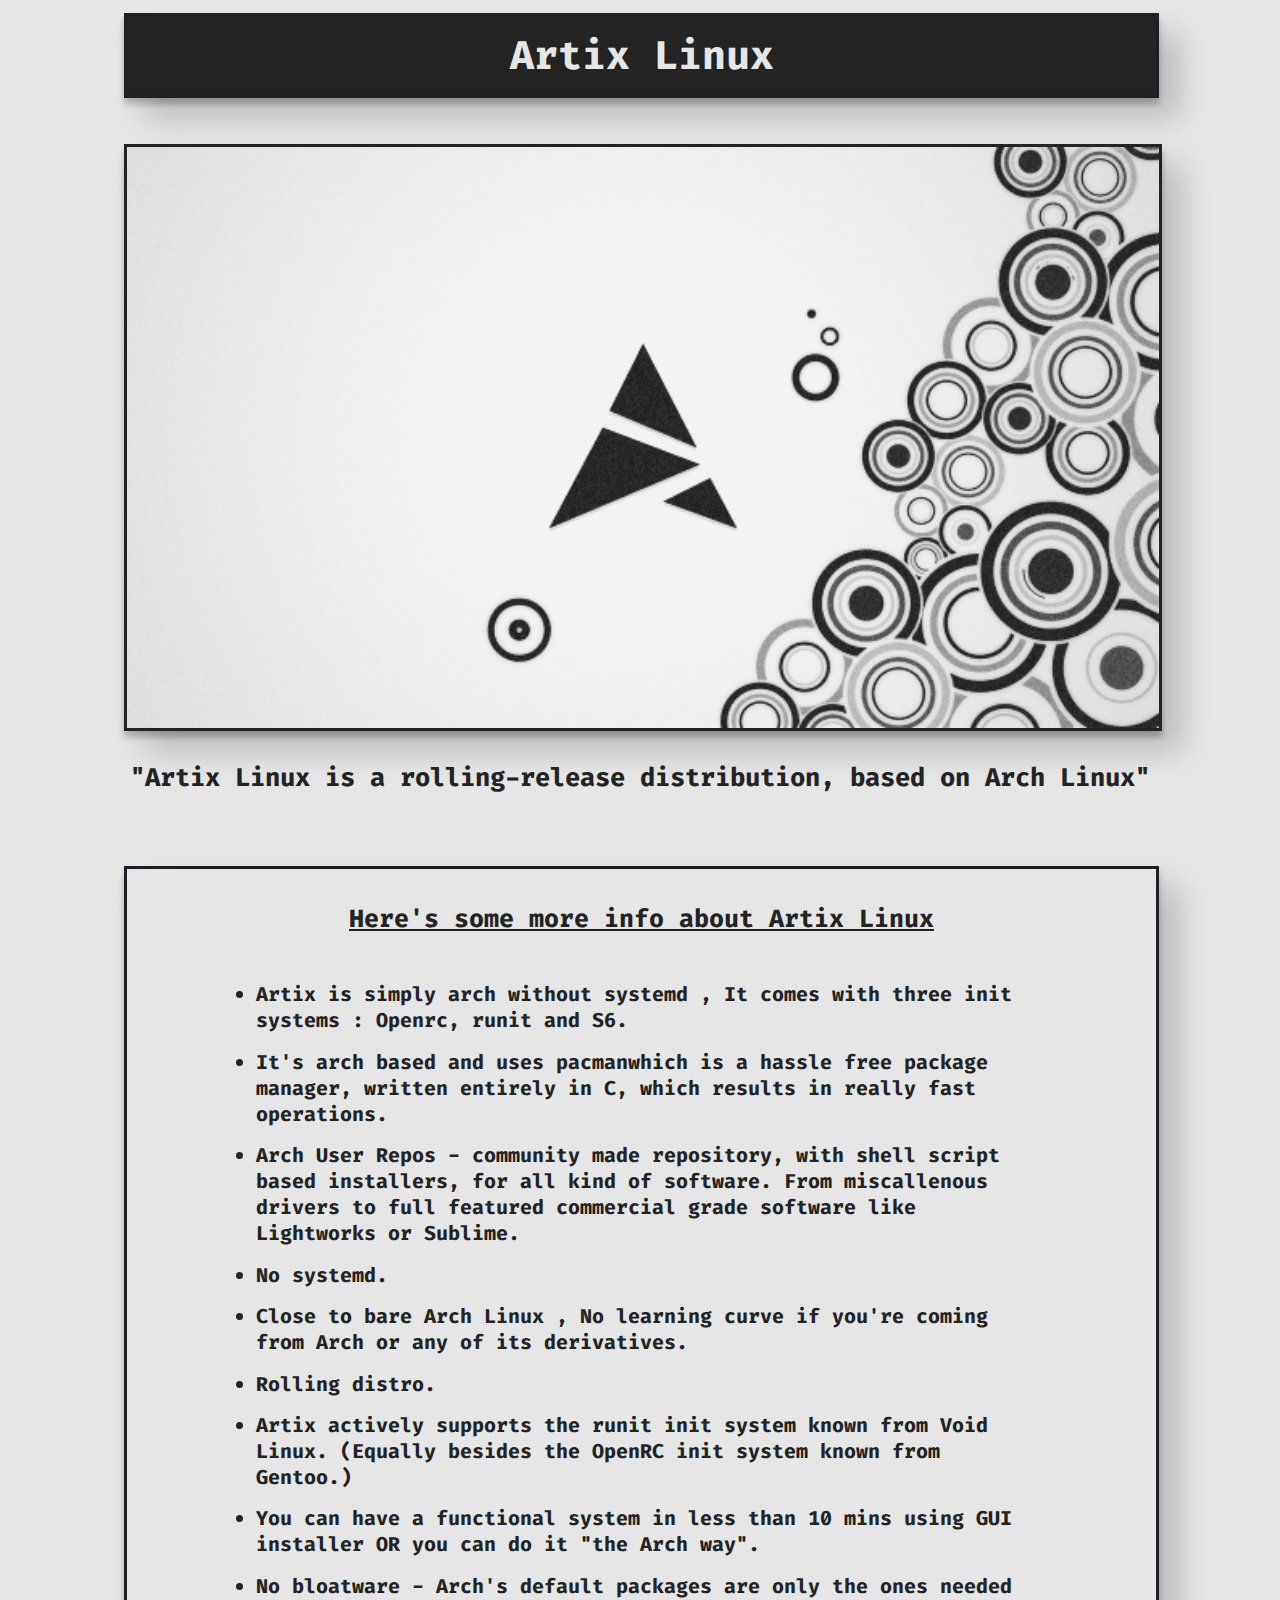
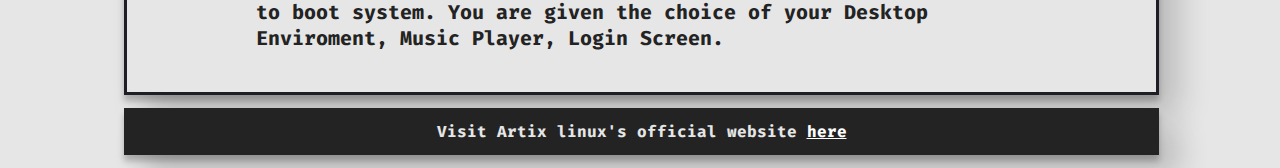
<file: index.html>
<!DOCTYPE html>
<html>
<head>
	<link rel="stylesheet" type="text/css" href="style.css">
	<title> Artix Linux Tribute!</title>

<link href="https://fonts.googleapis.com/css2?family=Fira+Code&display=swap" rel="stylesheet">


</head>
<body>

	 <div id="main">
	   	<h1 id ="title"> Artix Linux</h1>
	   	<div id="img-div"> 
	   	<img id ="image" src="real.png" alt="artix wallpaper">
	   	<h3 id="img-caption">"Artix Linux is a rolling-release distribution, based on Arch Linux"
</h3>
	   	</div>
	   	<div id="tribute-info">
	   	  <h4 class="list"> Here's some more info about Artix Linux </h4>
	   	  <ul class="content">
	   	  	<li class="padlist"> Artix is simply arch without systemd , It comes with three init systems : Openrc, runit and S6.</li>
	   	  	<li class="padlist"> It's arch based and uses <b>pacman</b>which is a hassle free package manager, written entirely in C, which results in really fast operations.
</li> 
 <li class="padlist">Arch User Repos - community made repository, with shell script based installers, for all kind of software. From miscallenous drivers to full featured commercial grade software like Lightworks or Sublime.
</li>

<li class="padlist">No systemd.</li>
<li class="padlist">Close to bare Arch Linux , No learning curve if you're coming from Arch or any of its derivatives.</li>
<li class="padlist">Rolling distro.</li>
<li class="padlist">Artix actively supports the runit init system known from Void Linux. (Equally besides the OpenRC init system known from Gentoo.)</li>

 <li class="padlist">You can have a functional system in less than 10 mins using GUI installer OR you can do it "the Arch way".</li>
  <li class="padlist">No bloatware - Arch's default packages are only the ones needed to boot system. You are given the choice of your Desktop Enviroment, Music Player, Login Screen.</li>
	   	  </ul>
	   	  
	   	</div>
	   	<p class ="site"> Visit Artix linux's official website <a id = "tribute-link"  href="https://artixlinux.org/">here</a></p> 
	   </div>
</body>
</html>
</file>
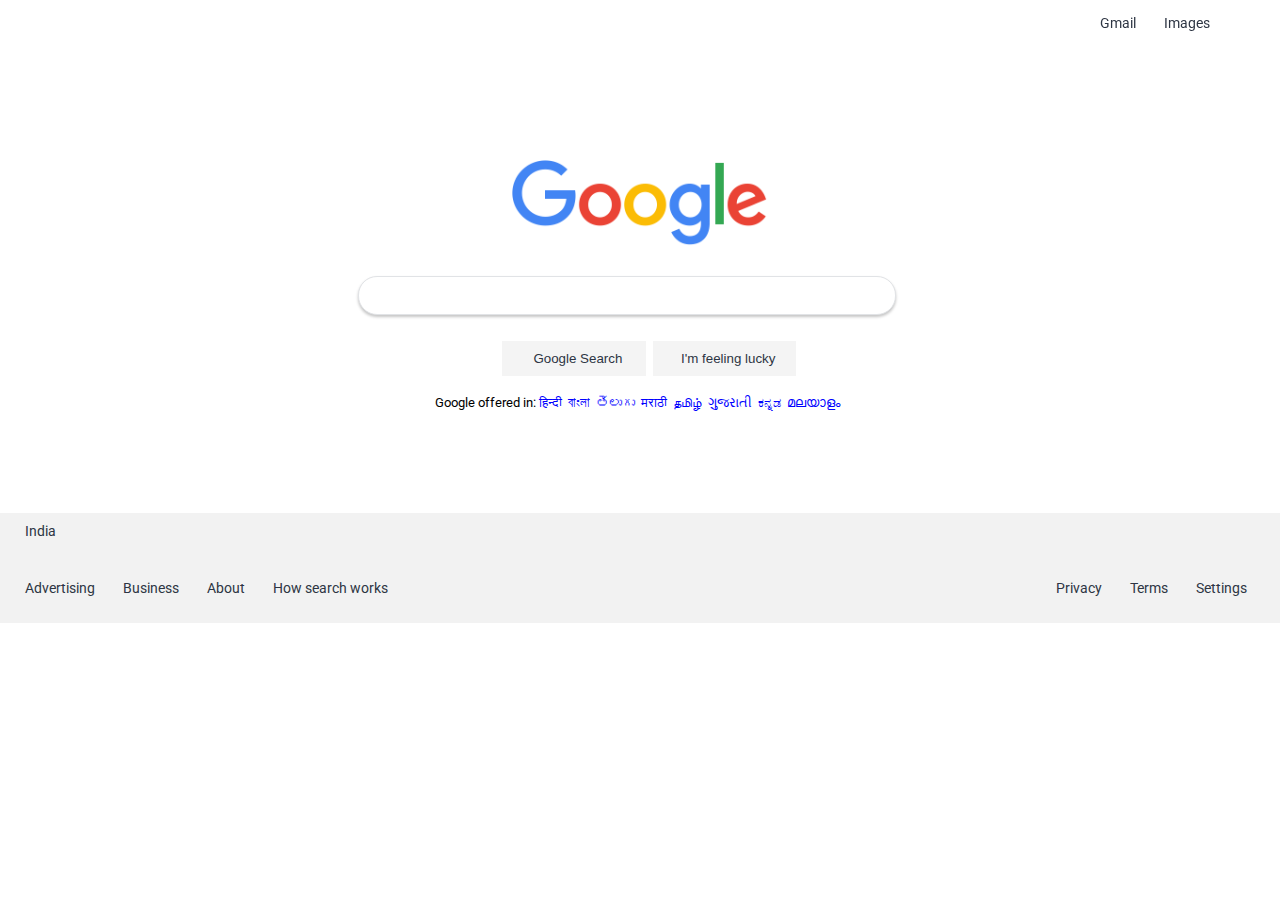
<file: the_odin_project/index.html>
<!DOCTYPE html>
<html>

<head>
    <link href="https://fonts.googleapis.com/css2?family=Roboto&display=swap" rel="stylesheet">
    <link rel="stylesheet" type="text/css" href="style.css">
    <title>Google home page</title>
    <meta name="viewport" content="width=device-width, initial-scale=1.0">

</head>

<body>
    
        <div class="topbar">
            <a href="https://duckduckgo.com/"> Gmail </a>
            <a href="https://duckduckgo.com/"> Images </a>
        </div>
        <div class="content">
        	
     
        <div class="logo">
            <img class="log" src="img/go.png" alt="">
        </div>
        <div class="search">
            <input class="searx" type="text">
        </div>
        <div class="btns">
            <button type="">Google Search </button>
            <button type="">I'm feeling lucky </button>
        </div>
        <div class="lang">
            <p style="display: inline;">Google offered in:</p>
            <p style="display: inline;color: blue;word-spacing: 3px"> हिन्दी বাংলা తెలుగు मराठी தமிழ் ગુજરાતી ಕನ್ನಡ മലയാളം </p>
        </div>
    </div>
        <div class="bottom_bar">
            <a class="ne" href="https://duckduckgo.com/"> India </a> <br><br><br>
            <a href="https://duckduckgo.com/"> Advertising </a>
            <a href="https://duckduckgo.com/"> Business </a>
            <a href="https://duckduckgo.com/"> About </a>
            <a style="padding-right:50%;" href="https://duckduckgo.com/"> How search works </a>
            <a href="https://duckduckgo.com/">Privacy </a>
            <a href="https://duckduckgo.com/">Terms </a>
            <a href="https://duckduckgo.com/"> Settings </a>
        </div>
   </body>

</html>
</file>
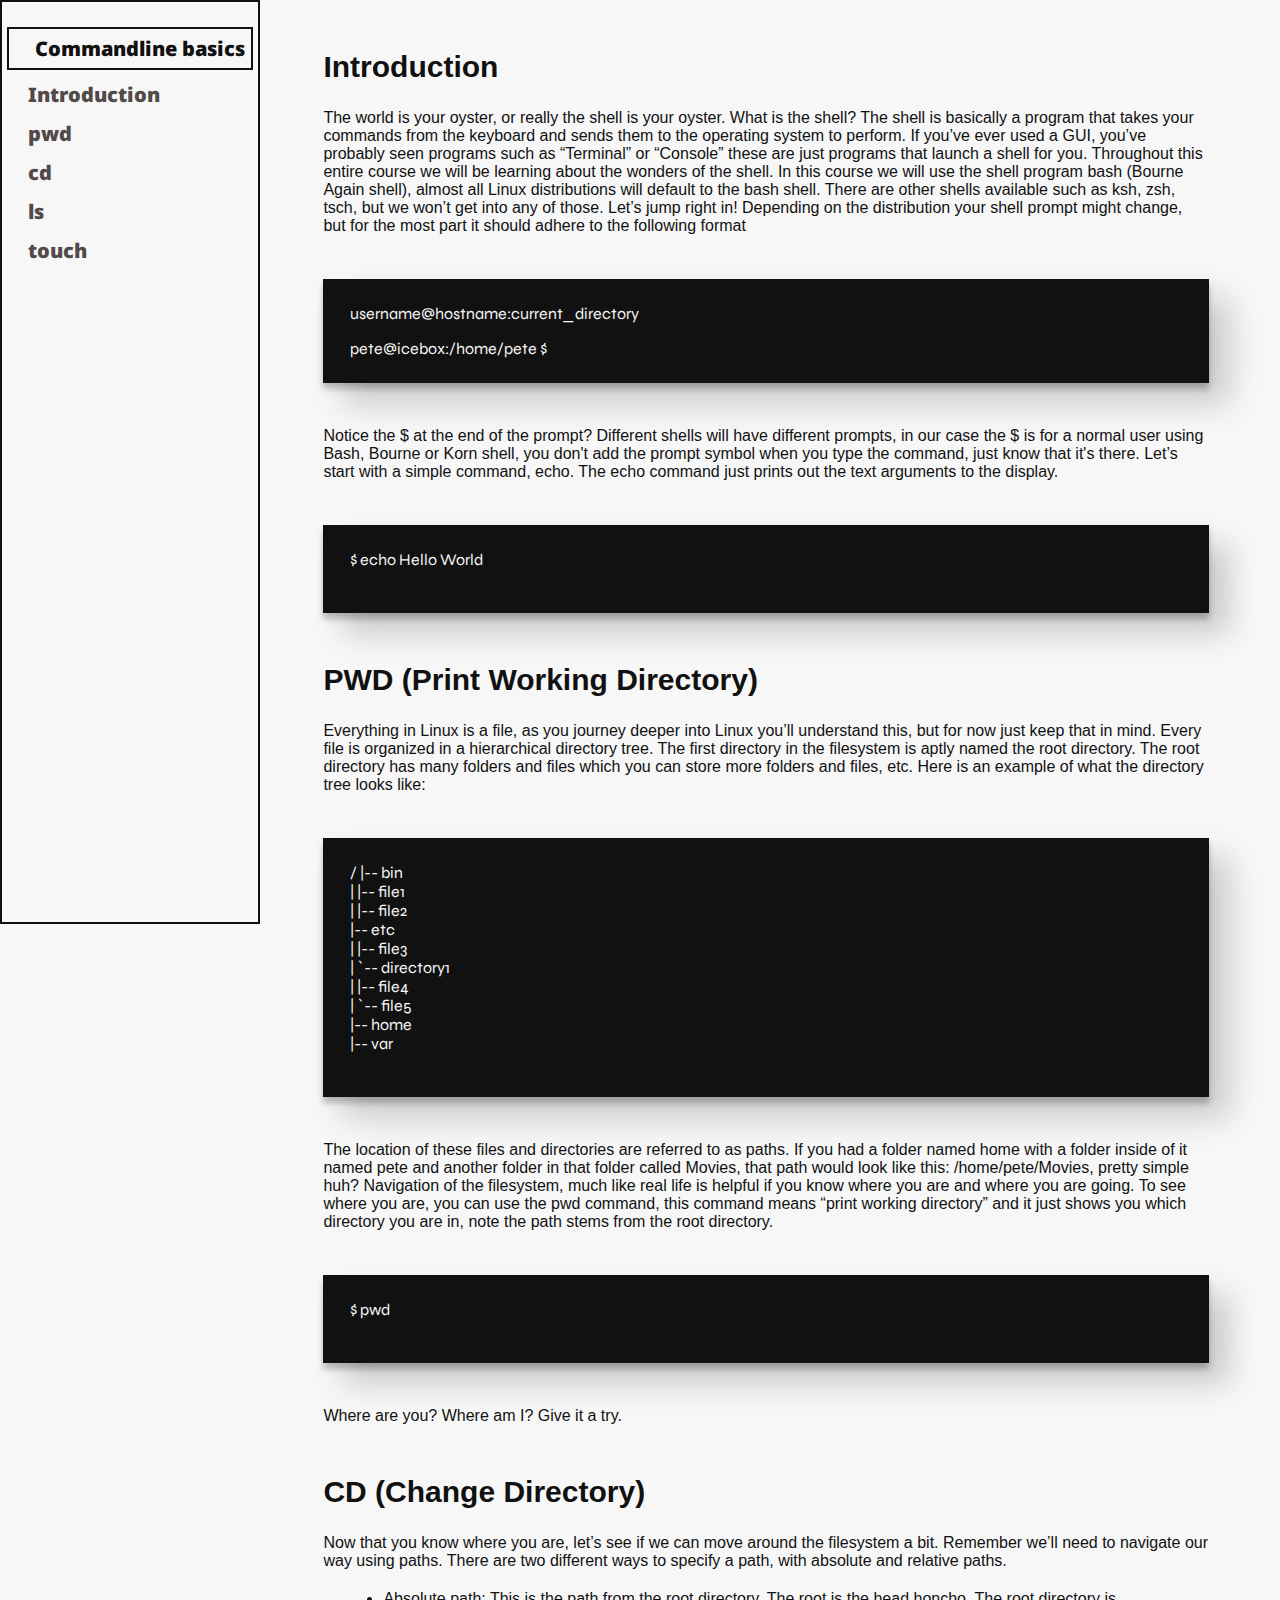
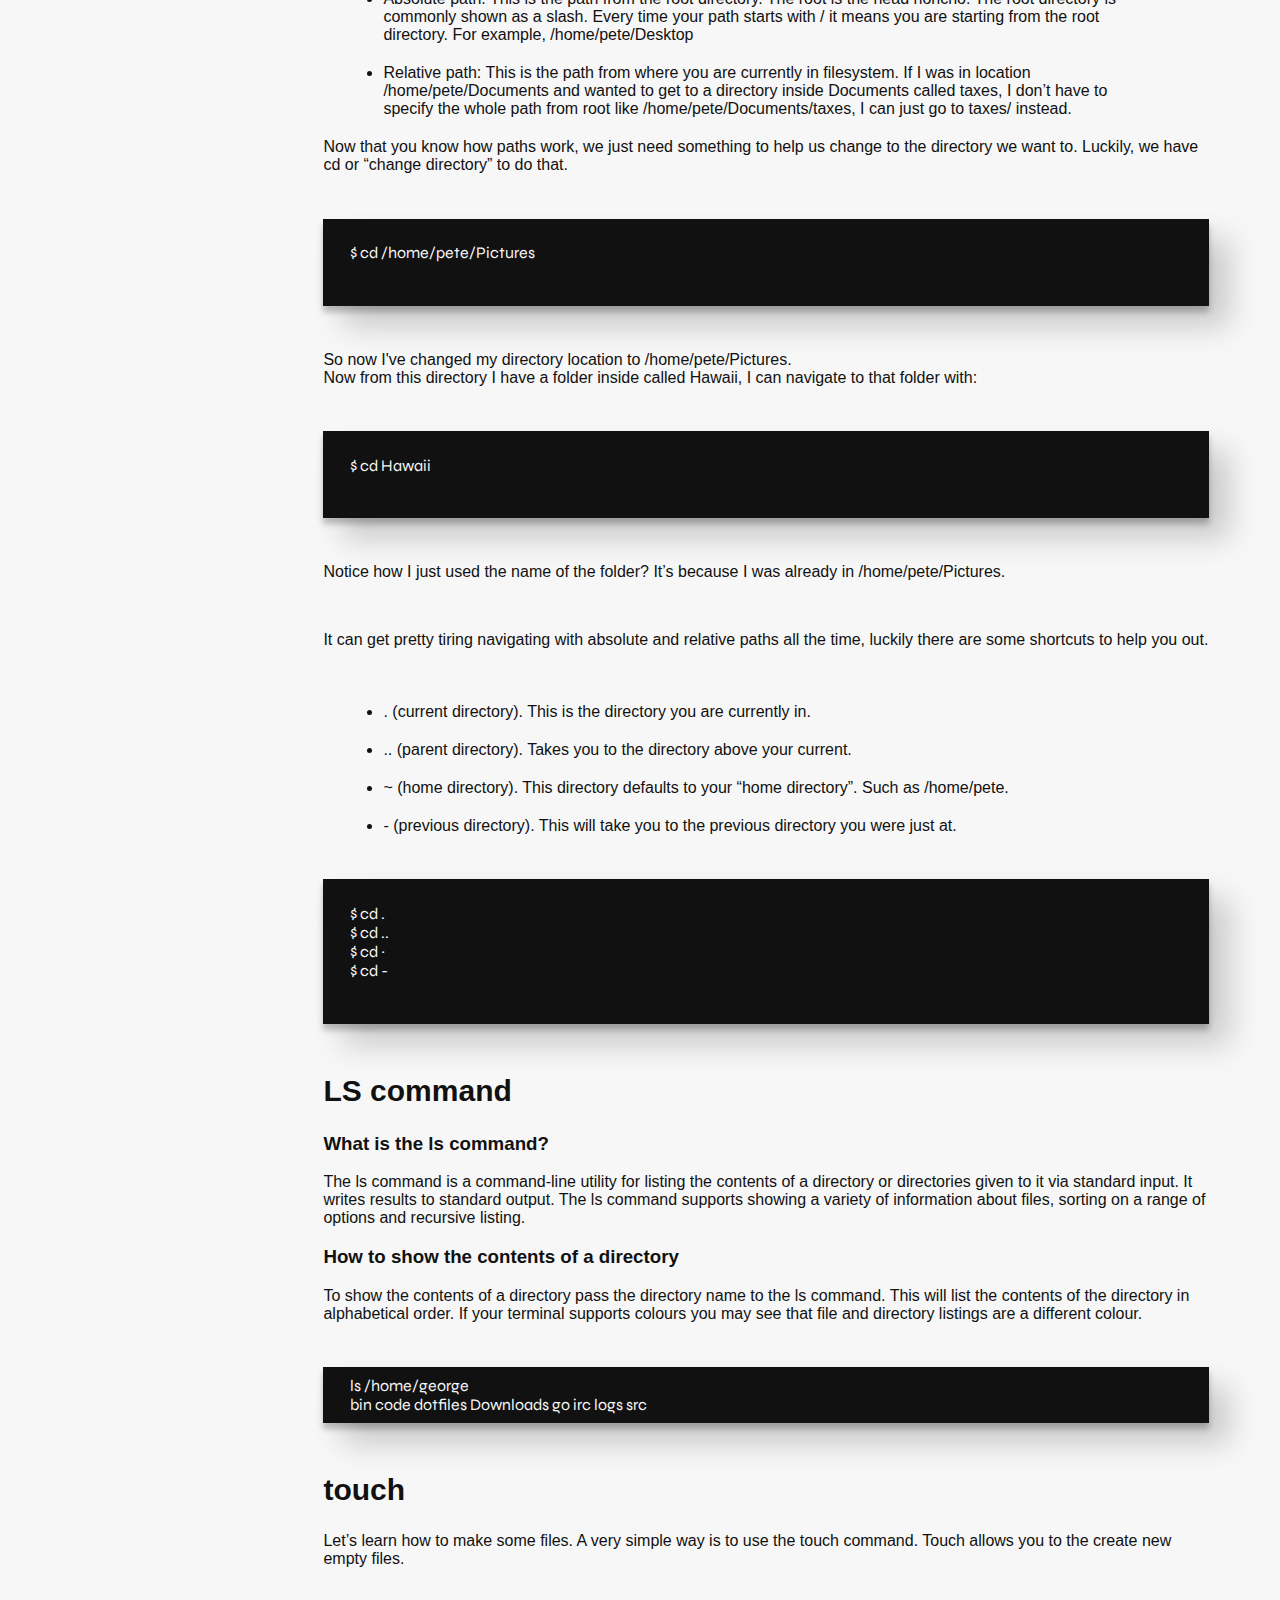
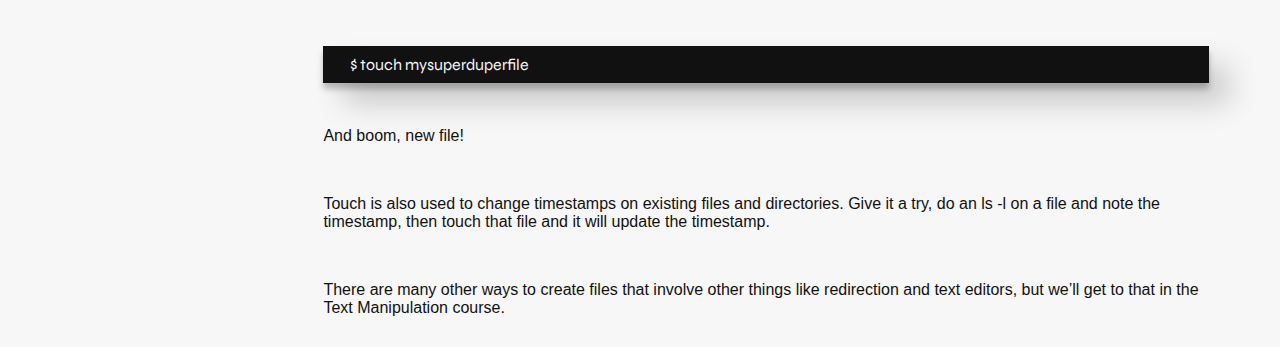
<file: doc.html>
<!DOCTYPE html>
<html>

<head>
	<link href="https://fonts.googleapis.com/css2?family=Syne&display=swap" rel="stylesheet">
    <link href="https://fonts.googleapis.com/css2?family=Noto+Sans&display=swap" rel="stylesheet">
    <link rel="stylesheet" type="text/css" href="doc.css">
    <title>commandline basics</title>
</head>

<body>
    <main id="main-doc">
    	 <div class="side-nav">

            <a class ="title" href="#" style ="color: #111111;"> Commandline basics</a>
    		<a href="#intro"> Introduction</a>
    		<a href="#pwd"> pwd </a>
    		<a href="#cd">cd</a>
    		<a href="#ls"> ls </a>
    		<a href="#touch"> touch </a>
    		 
    	</div>
        <section class="main-section">
            <header id="header" class="">
                <h2 id="intro">Introduction</h2>
            </header><!-- /header -->
            <p>The world is your oyster, or really the shell is your oyster. What is the shell? The shell is basically a program that takes your commands from the keyboard and sends them to the operating system to perform. If you’ve ever used a GUI, you’ve probably seen programs such as “Terminal” or “Console” these are just programs that launch a shell for you. Throughout this entire course we will be learning about the wonders of the shell.
                In this course we will use the shell program bash (Bourne Again shell), almost all Linux distributions will default to the bash shell. There are other shells available such as ksh, zsh, tsch, but we won’t get into any of those.
                Let’s jump right in! Depending on the distribution your shell prompt might change, but for the most part it should adhere to the following format</p>
            <div class="code">
                <p>username@hostname:current_directory
                </p>
                <p>pete@icebox:/home/pete $ </p>
                </p>
            </div>
            <p>
                Notice the $ at the end of the prompt? Different shells will have different prompts, in our case the $ is for a normal user using Bash, Bourne or Korn shell, you don't add the prompt symbol when you type the command, just know that it's there.
                Let’s start with a simple command, echo. The echo command just prints out the text arguments to the display.
            </p>
            <div class="code">
                <p>$ echo Hello World </p> <br>
            </div>
        </section>
        <section class="main-section">
            <header id="header" class="">
                <h2 id="pwd">PWD (Print Working Directory)</h2>
            </header><!-- /header -->
            <p>Everything in Linux is a file, as you journey deeper into Linux you’ll understand this, but for now just keep that in mind. Every file is organized in a hierarchical directory tree. The first directory in the filesystem is aptly named the root directory. The root directory has many folders and files which you can store more folders and files, etc. Here is an example of what the directory tree looks like:
            </p>
            <div class="code">
                <p>/
                    |-- bin <br>
                    | |-- file1 <br>
                    | |-- file2<br>
                    |-- etc<br>
                    | |-- file3<br>
                    | `-- directory1<br>
                    | |-- file4<br>
                    | `-- file5<br>
                    |-- home<br>
                    |-- var <br></p> <br>
            </div>
            <p>The location of these files and directories are referred to as paths. If you had a folder named home with a folder inside of it named pete and another folder in that folder called Movies, that path would look like this: /home/pete/Movies, pretty simple huh?
                Navigation of the filesystem, much like real life is helpful if you know where you are and where you are going. To see where you are, you can use the pwd command, this command means “print working directory” and it just shows you which directory you are in, note the path stems from the root directory.</p>
            <div class="code">
                <p>$ pwd </p> <br>
            </div>
            <p>Where are you? Where am I? Give it a try.
            </p>
        </section>
        <section class="main-section">
            <header id="header" class="">
                <h2 id="cd"> CD (Change Directory)</h2>
            </header><!-- /header -->
            <p>Now that you know where you are, let’s see if we can move around the filesystem a bit. Remember we’ll need to navigate our way using paths. There are two different ways to specify a path, with absolute and relative paths.</p>
            <ul>
                <li>Absolute path: This is the path from the root directory. The root is the head honcho. The root directory is commonly shown as a slash. Every time your path starts with / it means you are starting from the root directory. For example, /home/pete/Desktop</li>
                <li>Relative path: This is the path from where you are currently in filesystem. If I was in location /home/pete/Documents and wanted to get to a directory inside Documents called taxes, I don’t have to specify the whole path from root like /home/pete/Documents/taxes, I can just go to taxes/ instead.</li>
            </ul>
            <p>Now that you know how paths work, we just need something to help us change to the directory we want to. Luckily, we have cd or “change directory” to do that.</p>
            <div class="code">
                <p>$ cd /home/pete/Pictures</p> <br>
            </div>
            <p>So now I've changed my directory location to /home/pete/Pictures.<br>
                Now from this directory I have a folder inside called Hawaii, I can navigate to that folder with:</p>
            <div class="code">
                <p>$ cd Hawaii</p> <br>
            </div>
            <p>Notice how I just used the name of the folder? It’s because I was already in /home/pete/Pictures.</p><br>
            <p>It can get pretty tiring navigating with absolute and relative paths all the time, luckily there are some shortcuts to help you out.</p><br>
            <ul>
                <li>. (current directory). This is the directory you are currently in.</li>
                <li>.. (parent directory). Takes you to the directory above your current.</li>
                <li>~ (home directory). This directory defaults to your “home directory”. Such as /home/pete.</li>
                <li>- (previous directory). This will take you to the previous directory you were just at.</li>
                </ul>
                <div class="code">
                    <p>$ cd .<br>
                        $ cd ..<br>
                        $ cd ~<br>
                        $ cd -<br>
                    </p> <br>
                </div>
        </section>
        <section class="main-section">
            <header id="header" class="">
                <h2 id="ls">LS command </h2>
            </header><!-- /header -->
            <h3>What is the ls command?</h3>
            <p>
                The ls command is a command-line utility for listing the contents of a directory or directories given to it via standard input. It writes results to standard output. The ls command supports showing a variety of information about files, sorting on a range of options and recursive listing.
            </p>
            <h3> How to show the contents of a directory
            </h3>
            <p>To show the contents of a directory pass the directory name to the ls command. This will list the contents of the directory in alphabetical order. If your terminal supports colours you may see that file and directory listings are a different colour.</p>
            <div class="code">
                ls /home/george <br>
                bin code dotfiles Downloads go irc logs src <br>
            </div>
        </section>
        <section class="main-section">
            <header id="header" class="">
                <h2 id="touch">touch</h2>
            </header><!-- /header -->
            <p>Let’s learn how to make some files. A very simple way is to use the touch command. Touch allows you to the create new empty files.</p> <br>
            <div class="code">
                $ touch mysuperduperfile <br>
            </div>
            <p>And boom, new file!
            </p> <br>
            <p>Touch is also used to change timestamps on existing files and directories. Give it a try, do an ls -l on a file and note the timestamp, then touch that file and it will update the timestamp.</p> <br>
            <p>There are many other ways to create files that involve other things like redirection and text editors, but we’ll get to that in the Text Manipulation course.</p>
        </section>
    </main>
</body>

</html>
</file>
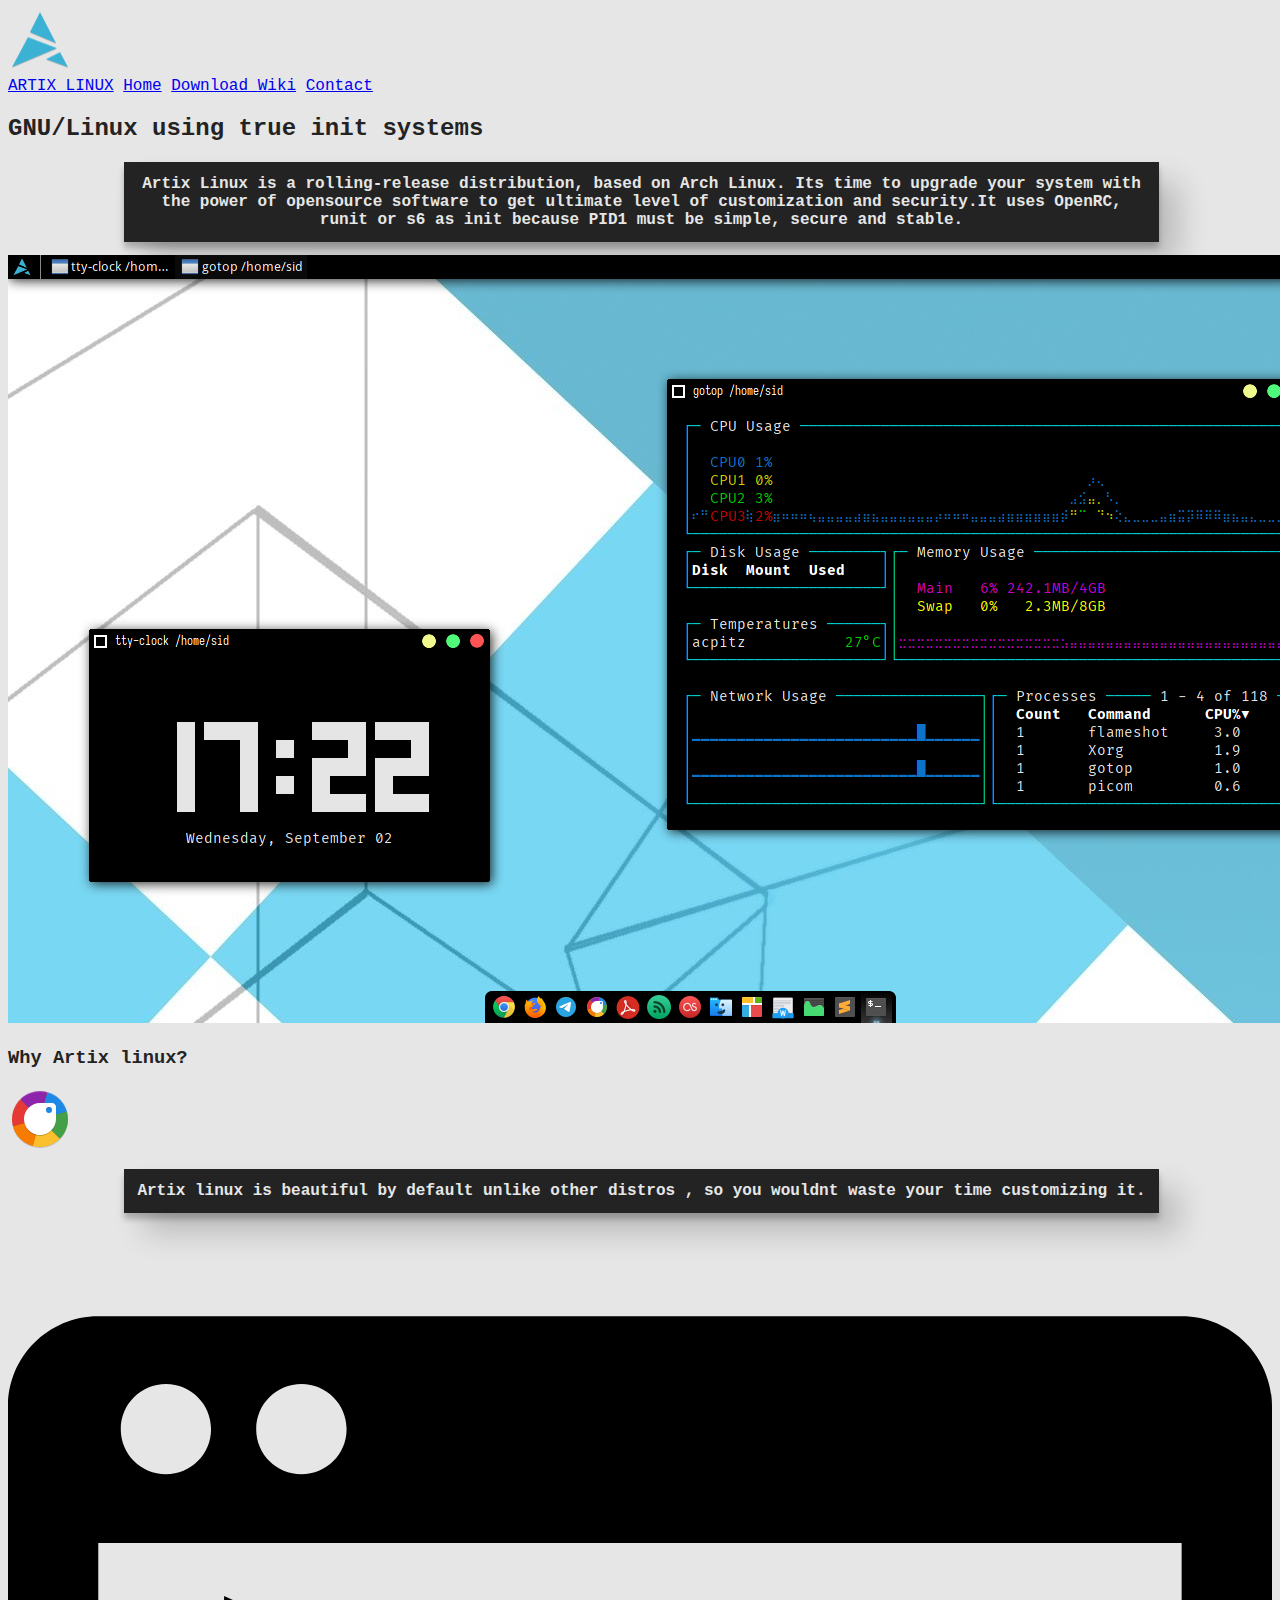
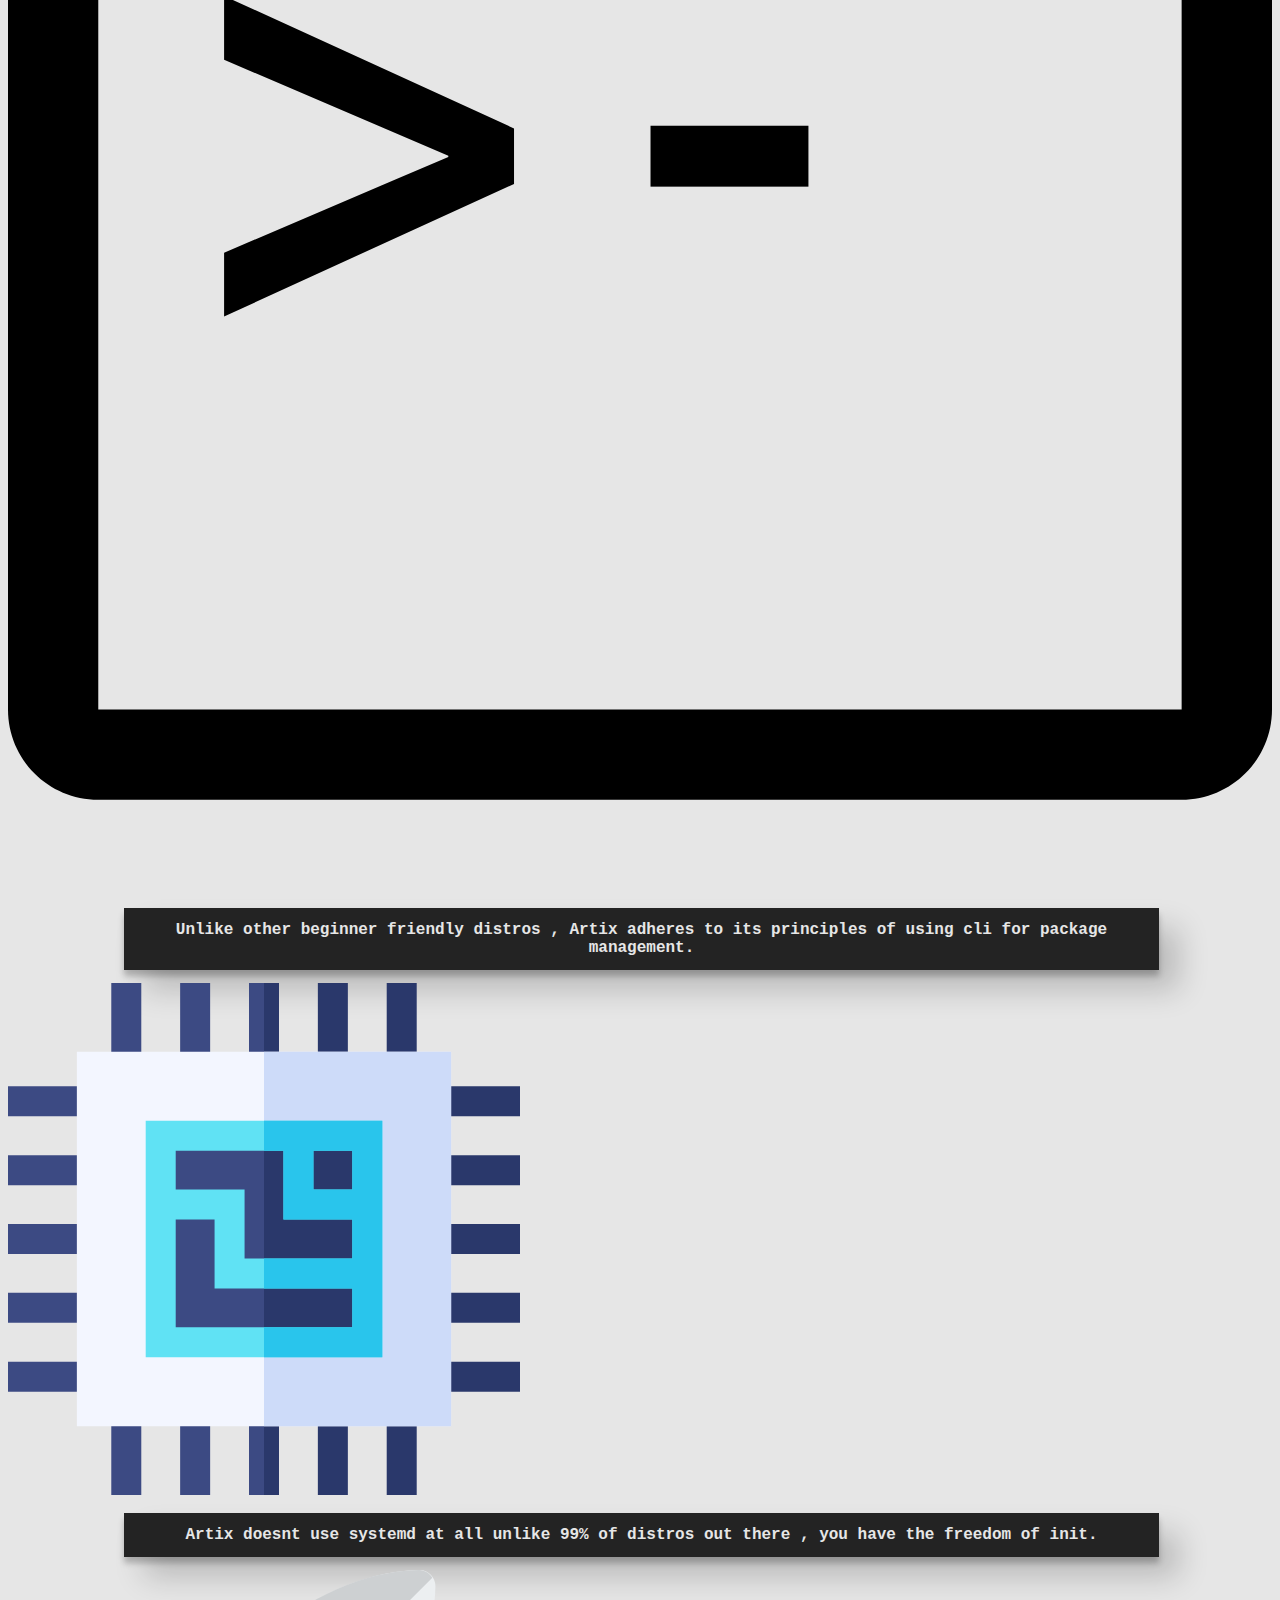
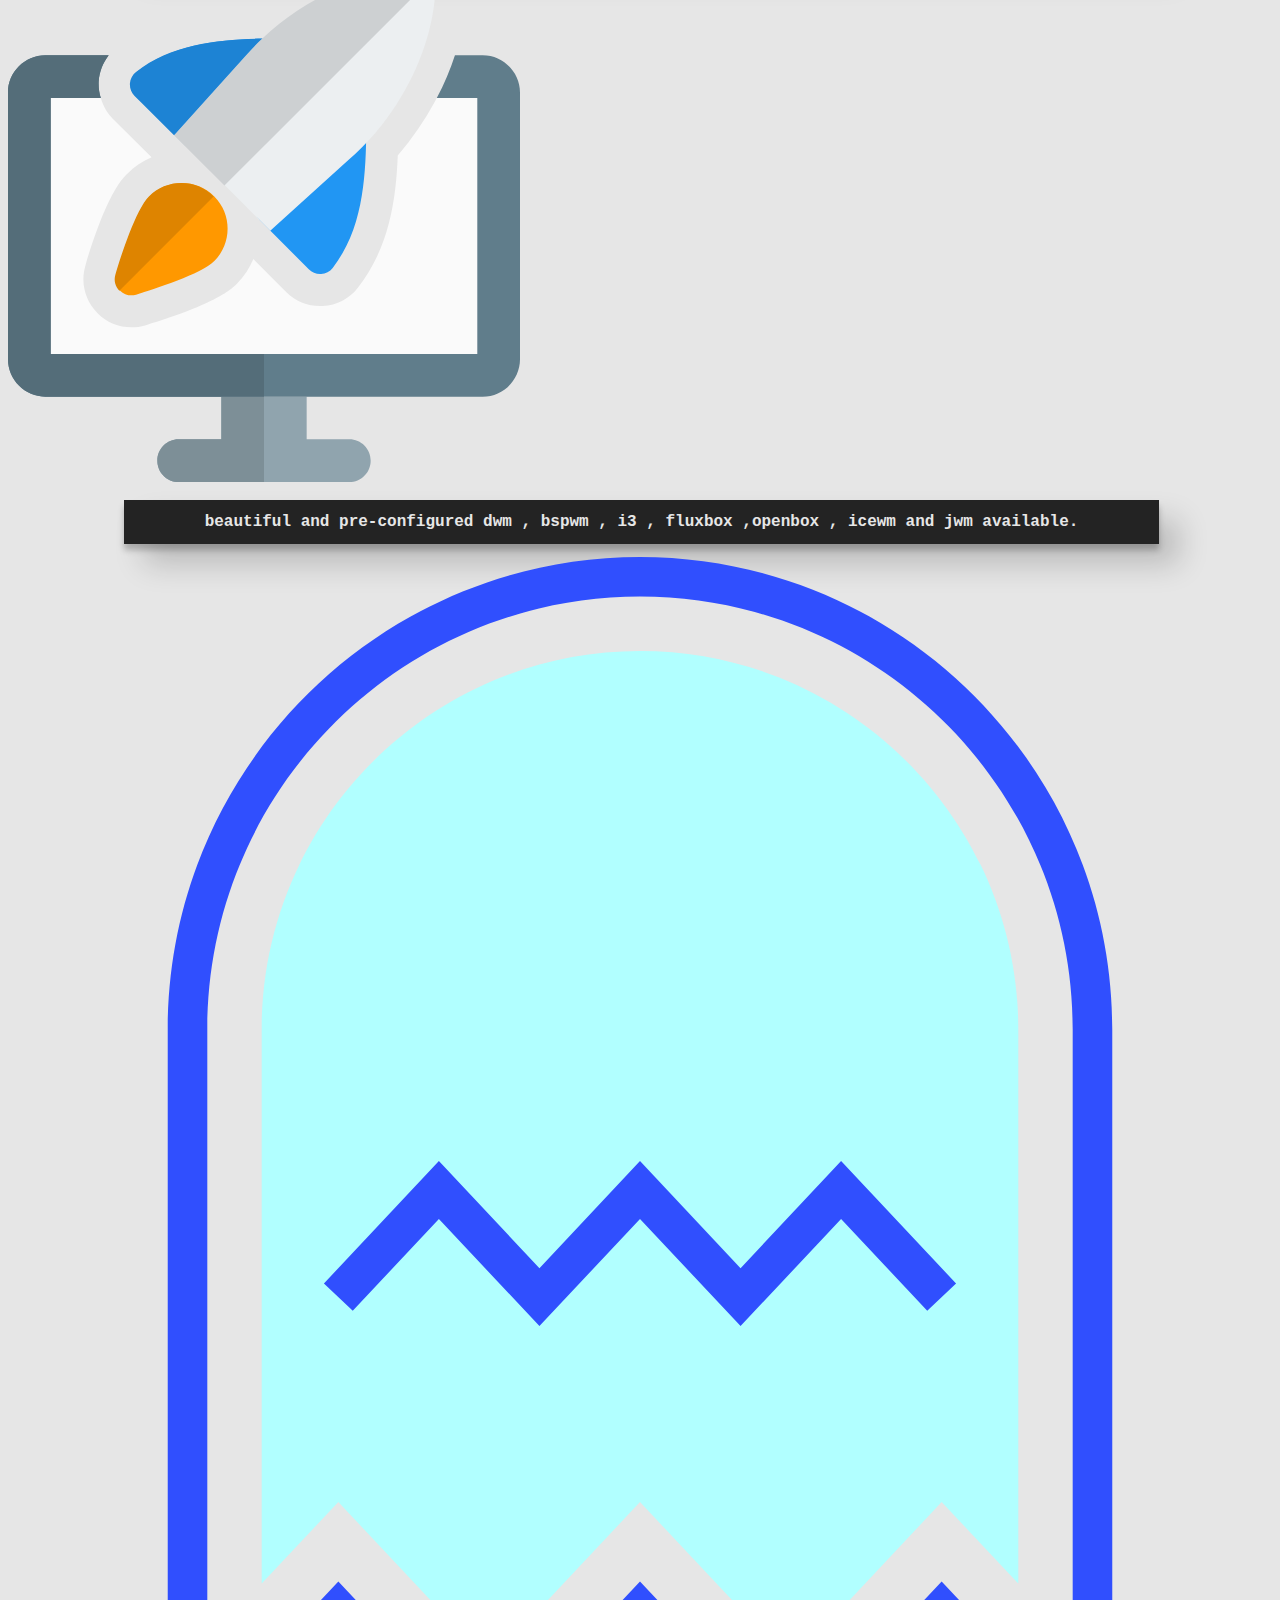
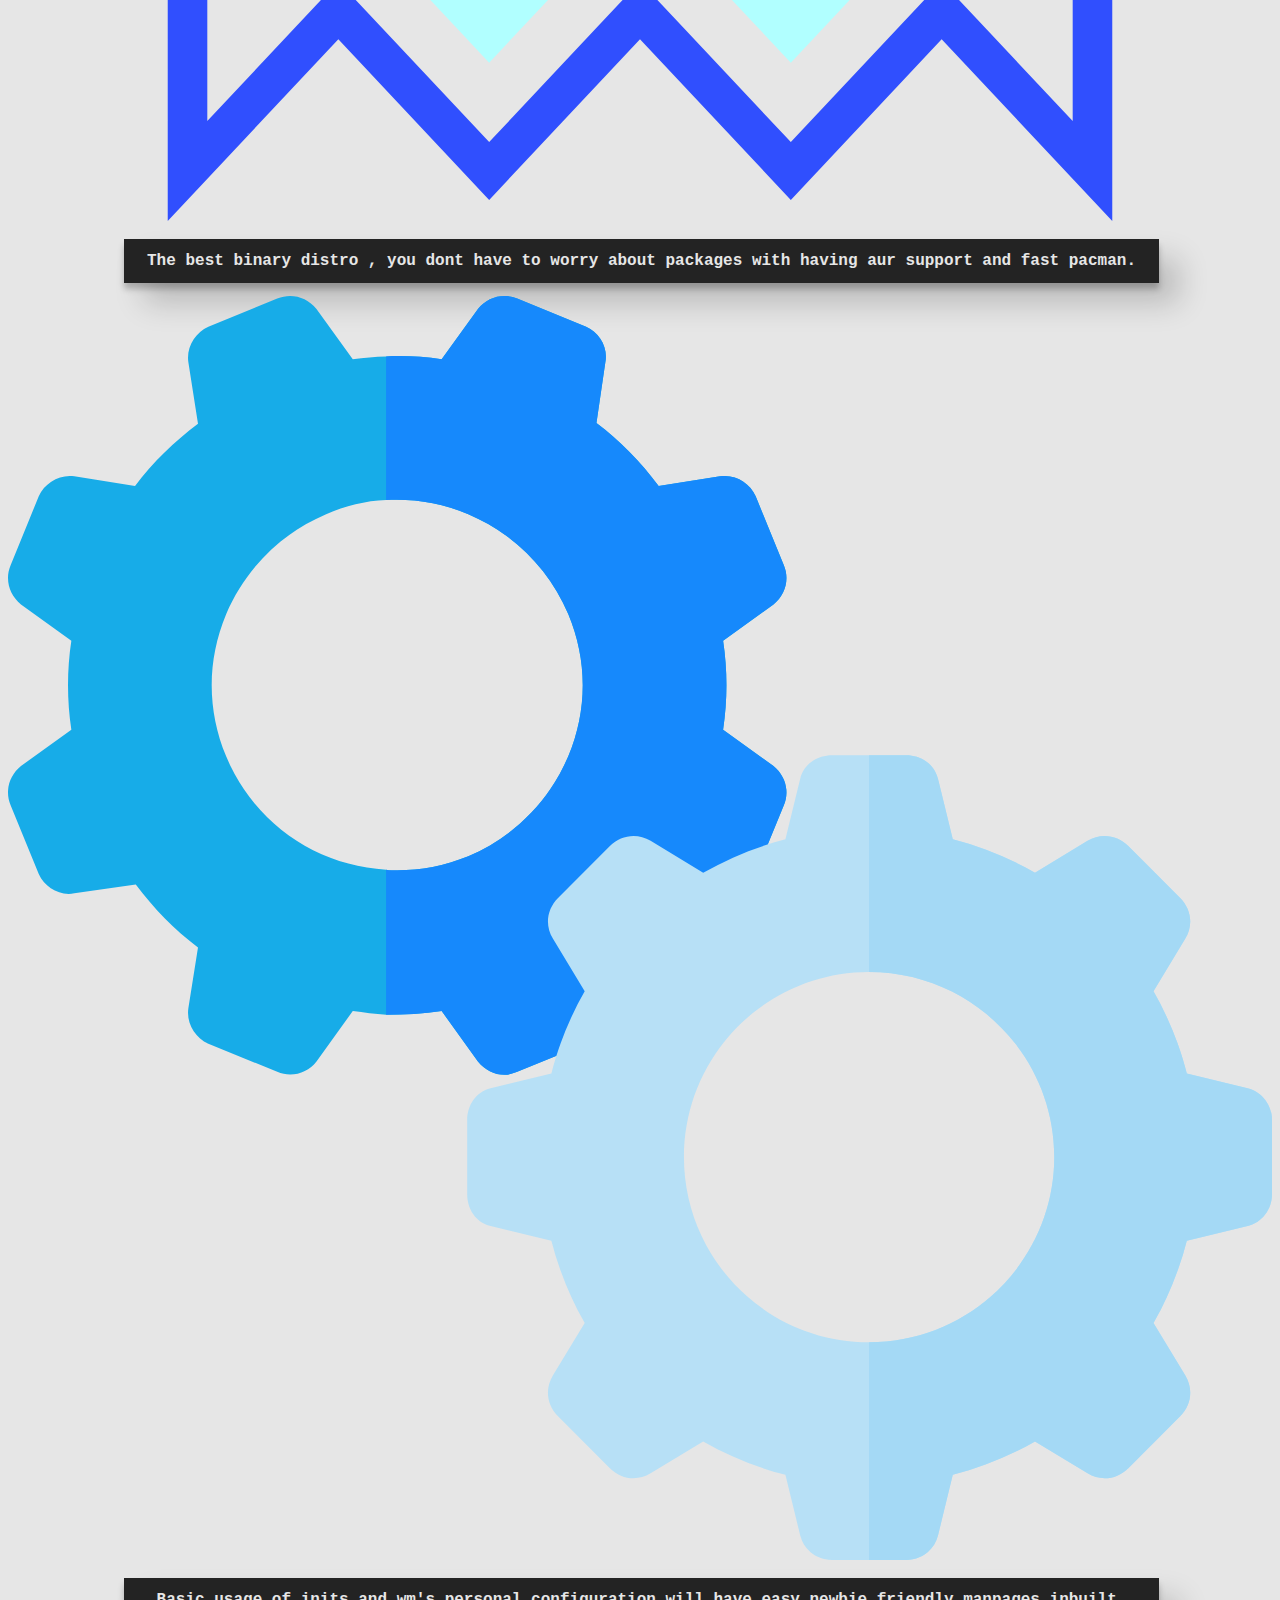
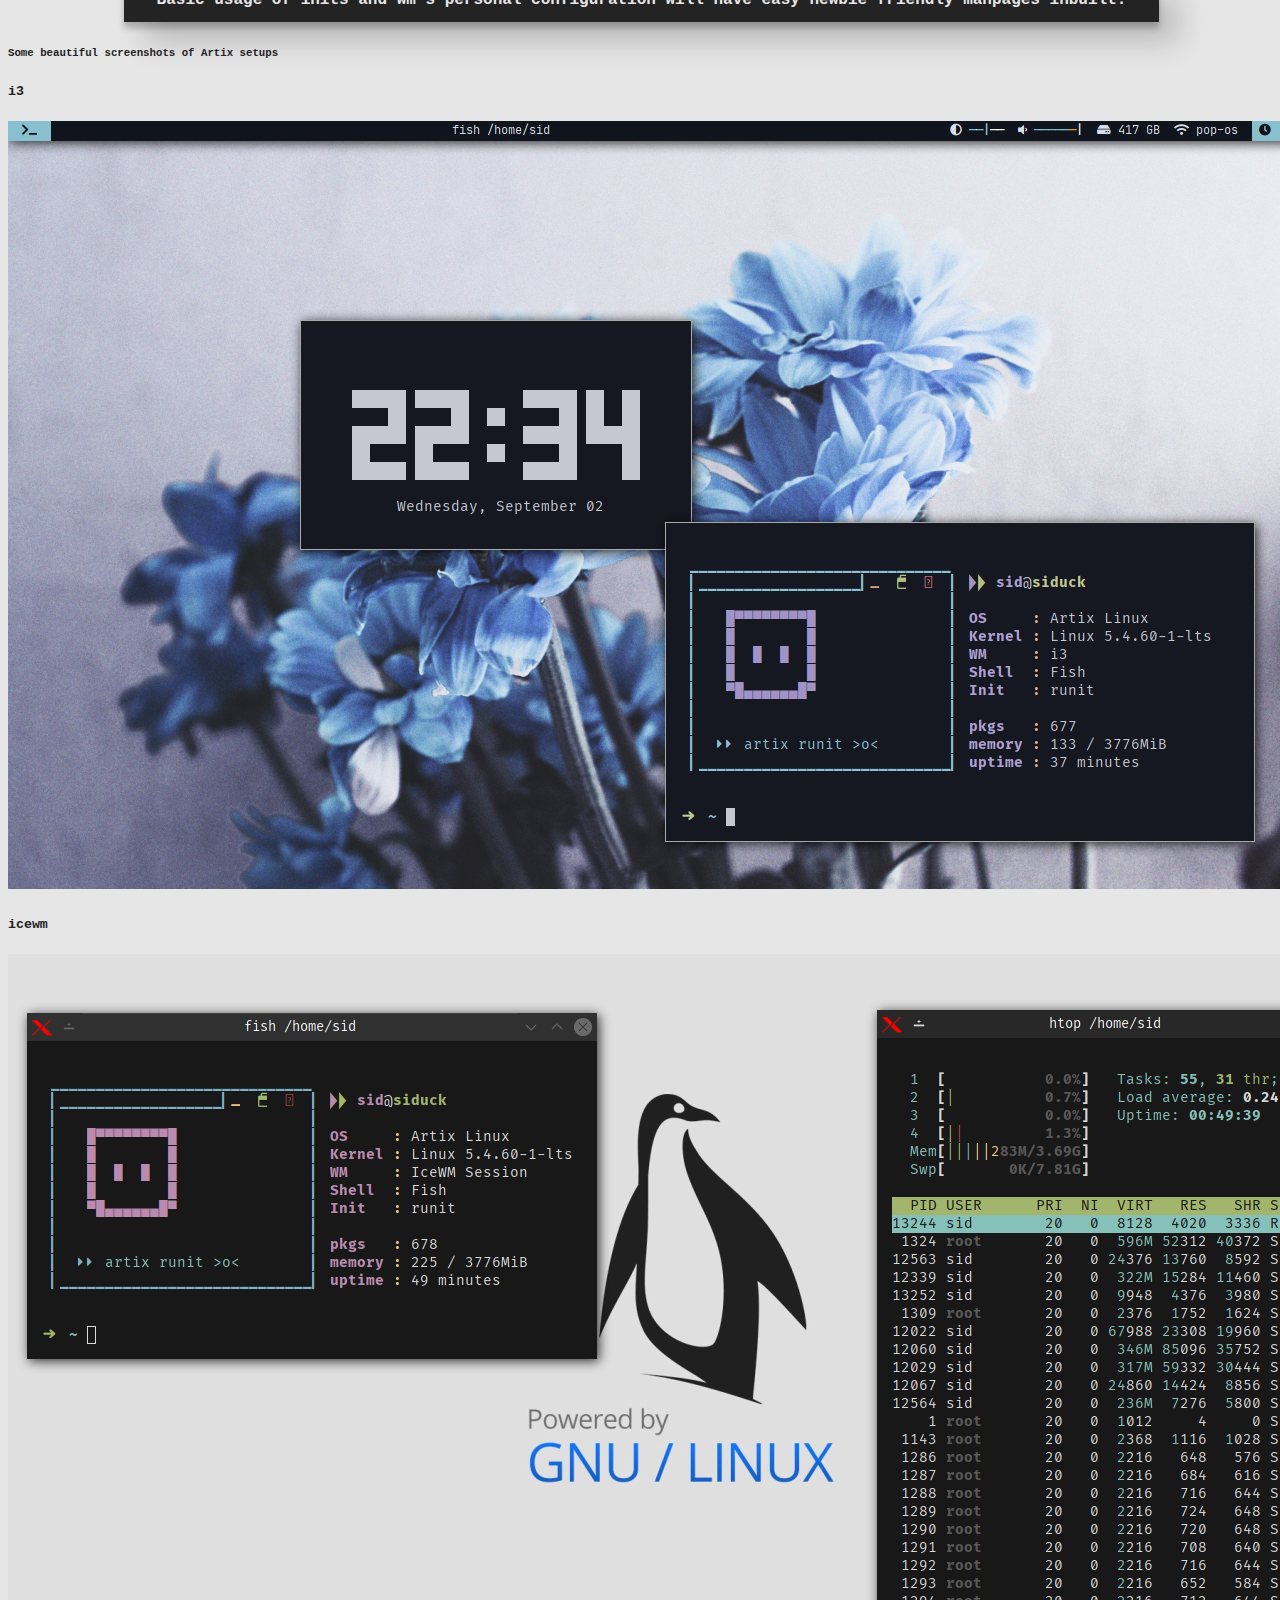
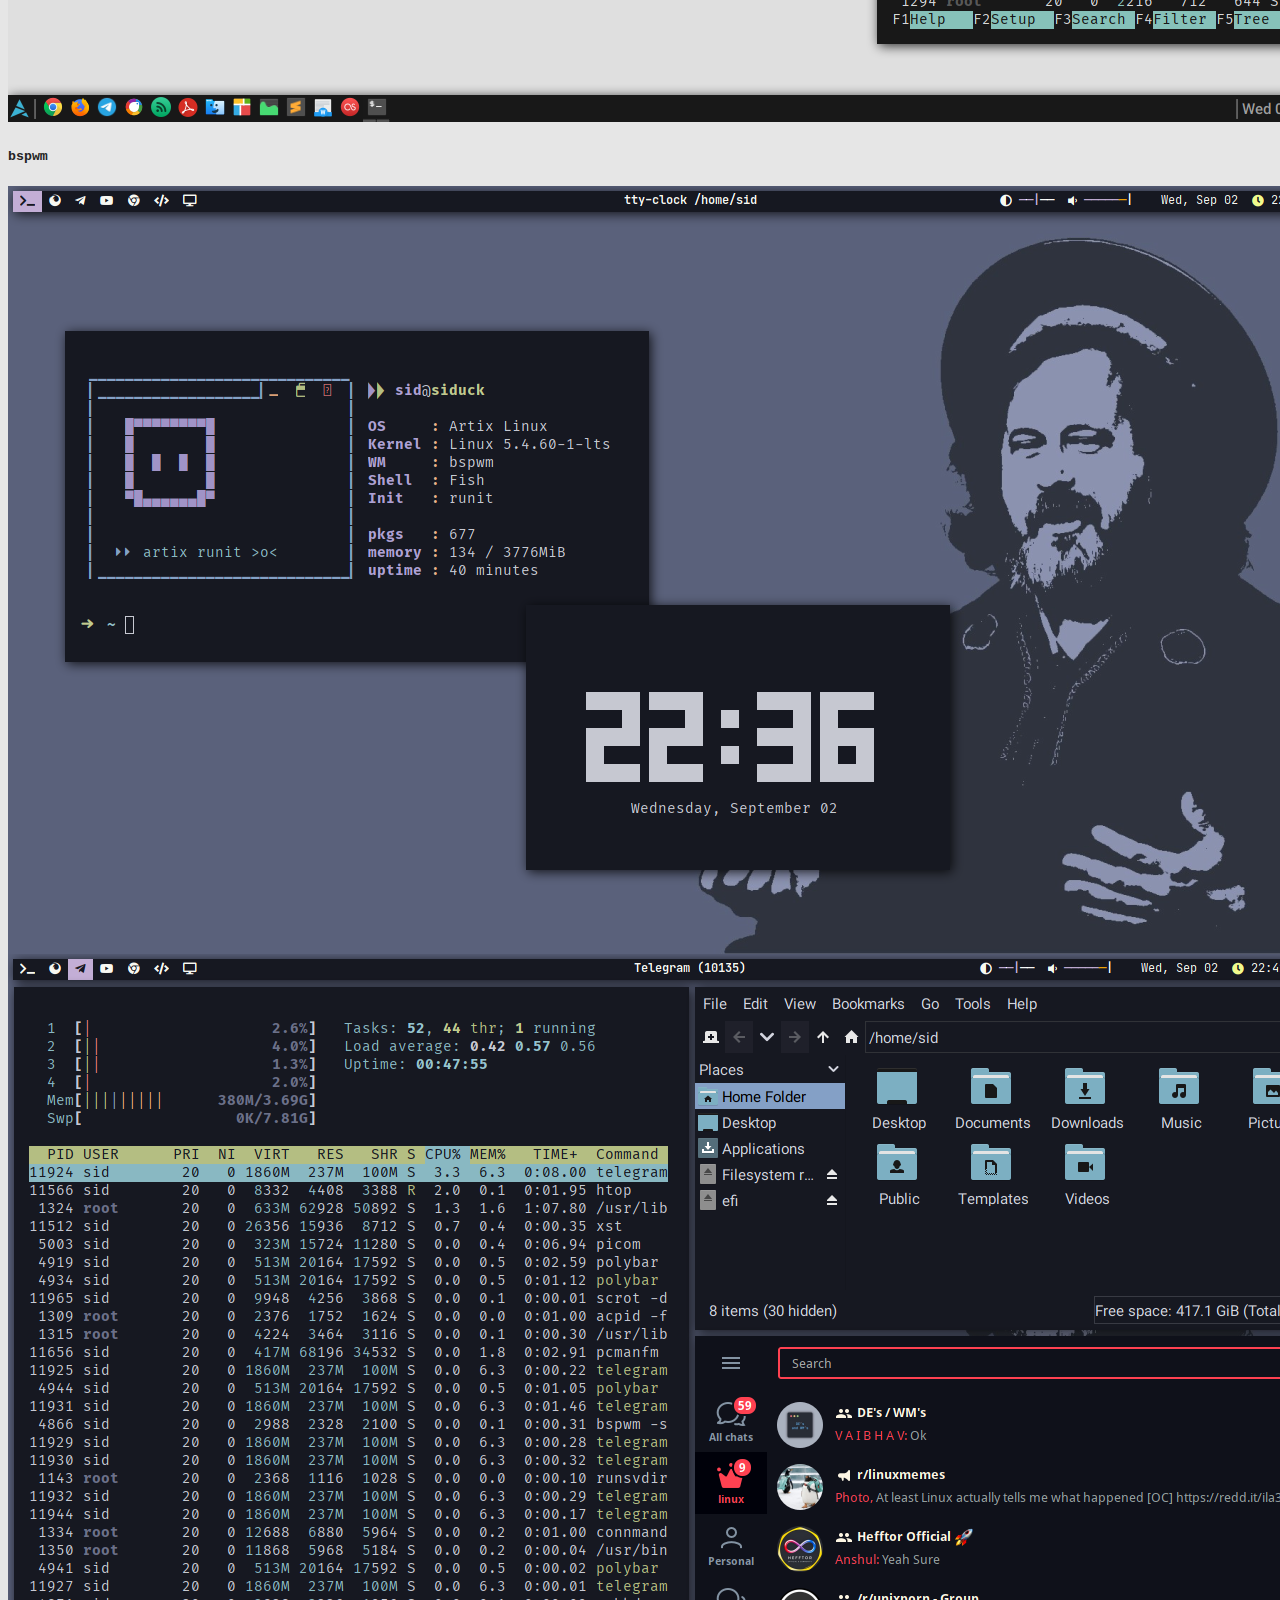
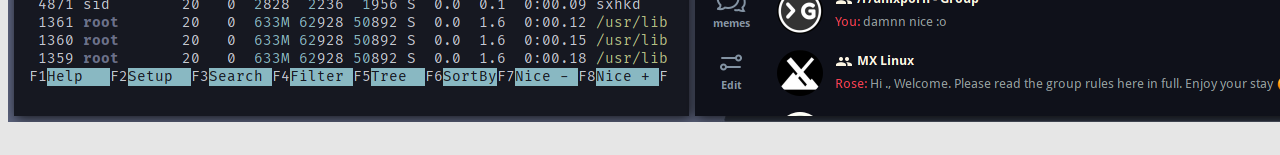
<file: indesx.html>
<!DOCTYPE html>
<html lang="en" dir="ltr">
  <head>
    <meta charset="utf-8">
    <link rel="stylesheet" type="text/css" href="style.css">
    <title> Product landing page </title>
    <link href="https://fonts.googleapis.com/css2?family=Nunito&display=swap" rel="stylesheet">

   <link href="https://fonts.googleapis.com/css2?family=Raleway&display=swap" rel="stylesheet">
  </head>
  	 
  <body>
  	<div class="nig">
       <header id="header">
        <div class="logo">
      	 <img class="header-img" src="img/artix.svg">
</div>
      	  <nav id="nav-bar">
      	 	     <a class ="brand" href="#" title="">ARTIX LINUX</a> 
      	 		 <a href="#" title="">Home</a> 
      	 		 <a href="#" title="">Download  </a> 
      	 		 <a href="#" title="">Wiki</a>
      	 		  <a href="#" title="">Contact</a>
     

      	 </nav>
 </header>
</div>
      	
         <div class="catchy">
         	<div class="one_column">
         		 <h2>GNU/Linux using true init systems </h2>
       <p>Artix Linux is a rolling-release distribution, based on Arch Linux.
Its time to upgrade your system with the power of opensource software to get ultimate level of customization and security.It uses OpenRC, runit or s6 as init because PID1 must be simple, secure and stable.
</p>
         	</div>

         		<div class="two_column">
         		   <img class ="jwm" src="img/2jwm.png" alt="jwm">
         	</div>
         </div>

          <div class="why">
         	<h3> Why Artix linux?</h3>
         </div>
         
         
         <div class="features">
         	 <div class="ro">
         		<img class="fea_img" src ="img/beau.svg">
         		 <p>Artix linux is beautiful by default unlike other distros , so you wouldnt waste your time customizing it.</p>
         	</div>
         	 <div class="ro">
         		<img class="fea_img" src ="img/terminal.svg">
         		<p>Unlike other beginner friendly distros , Artix adheres to its principles of using cli for package management. </p>
         	</div>
         	 <div class="ro">
         		<img class="fea_img" src ="img/ram.svg">
         		<p>Artix doesnt use systemd at all unlike 99% of distros out there , you have the freedom of init.</p>
         	</div>
         	 
         </div>
           
          <div class="features">
         	 <div class="ro">
         		<img class="fea_img" src ="img/wm.svg">
         		 <p> beautiful and pre-configured dwm , bspwm , i3 , fluxbox ,openbox , icewm and jwm available.</p>
         	</div>
         	 <div class="ro">
         		<img class="fea_img" src ="img/pacman.svg">
         		<p>The best binary distro , you dont have to worry about packages with having aur support and fast pacman.  </p>
         	</div>
         	 <div class="ro">
         		<img class="fea_img" src ="img/gear.svg">
         		<p>Basic usage of inits and wm's personal configuration will have easy newbie friendly manpages inbuilt.</p>
         	</div>
         </div>
         <div class="ss">
         	<h6>Some beautiful screenshots of Artix setups</h6>
         	<h5>i3</h5>
         	 <img class="rice" src="img/i3.png" alt="">
         	 <h5>icewm</h5>
         	 <img class="rice" src="img/ice.png" alt="">
         	 <h5>bspwm</h5>
         	 <img class="rice" src="img/bs.png" alt="">
         	</div>
  </body>
</html>
</file>
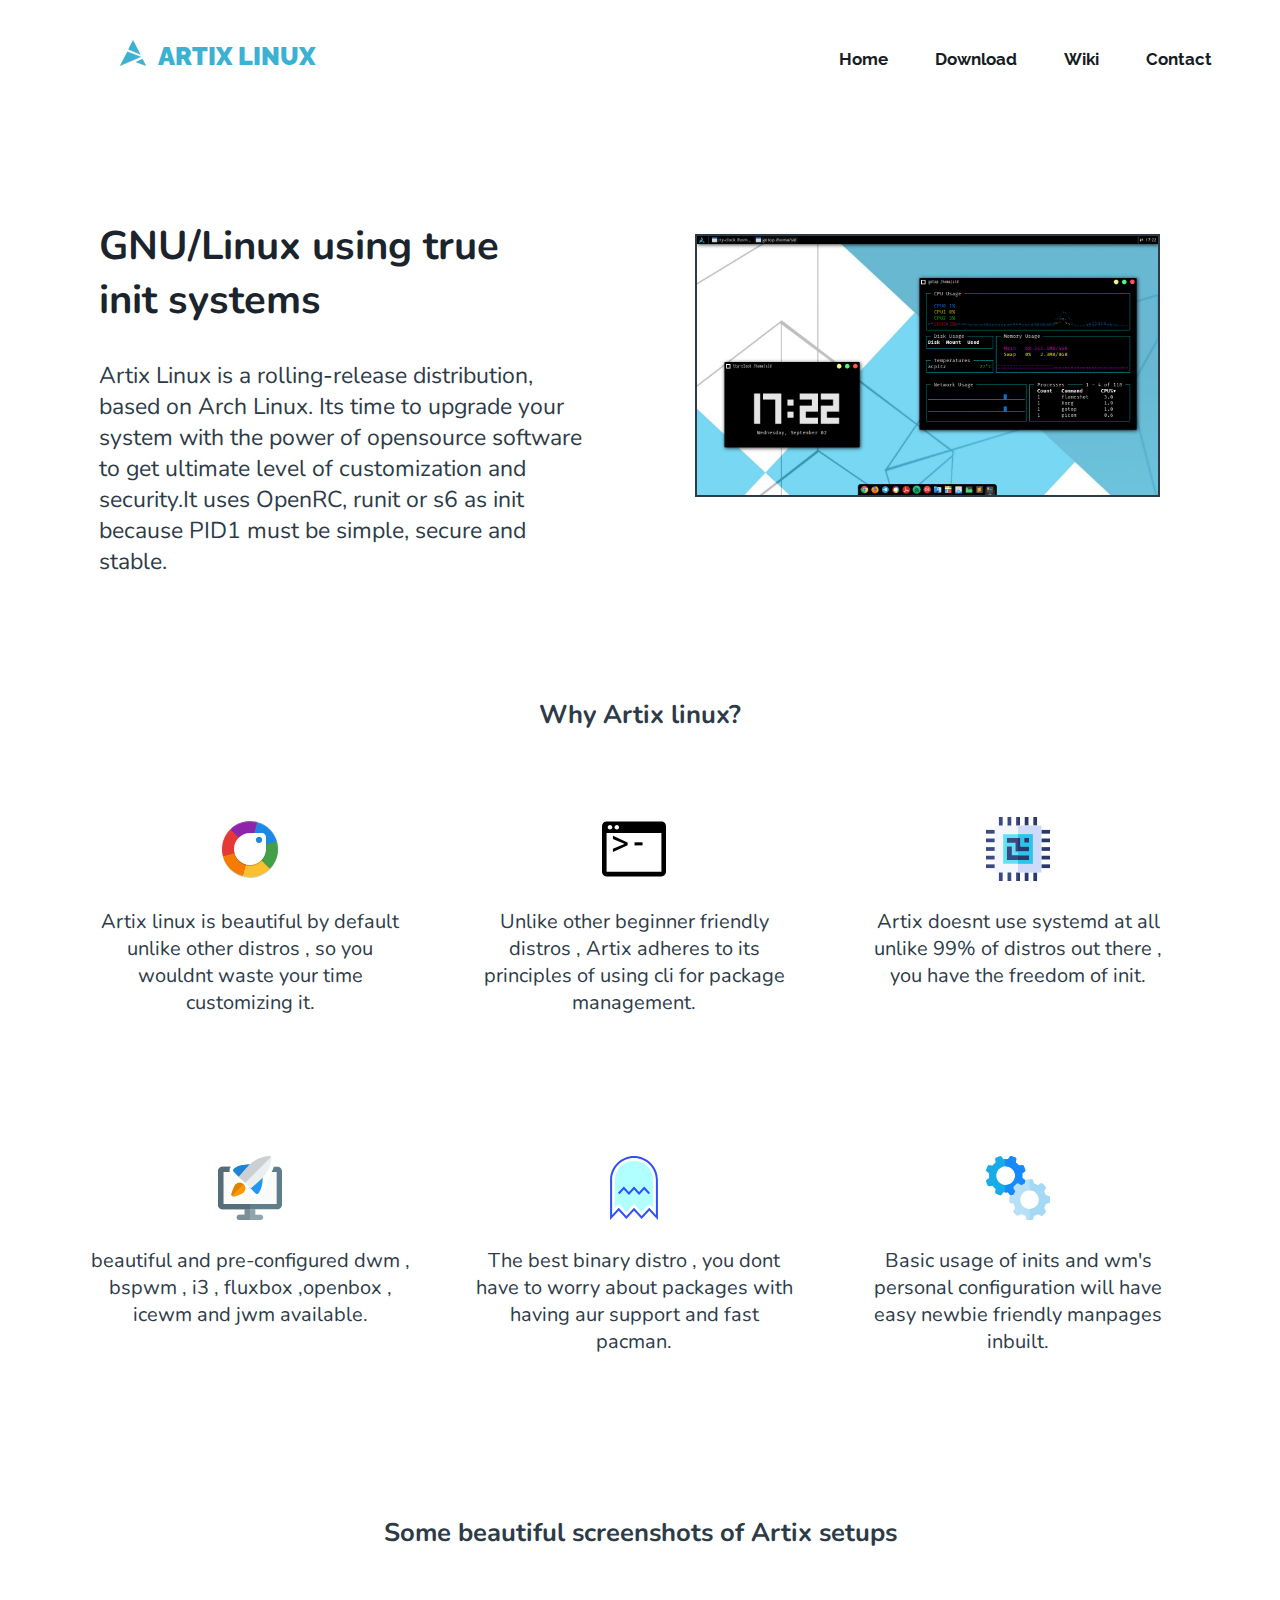
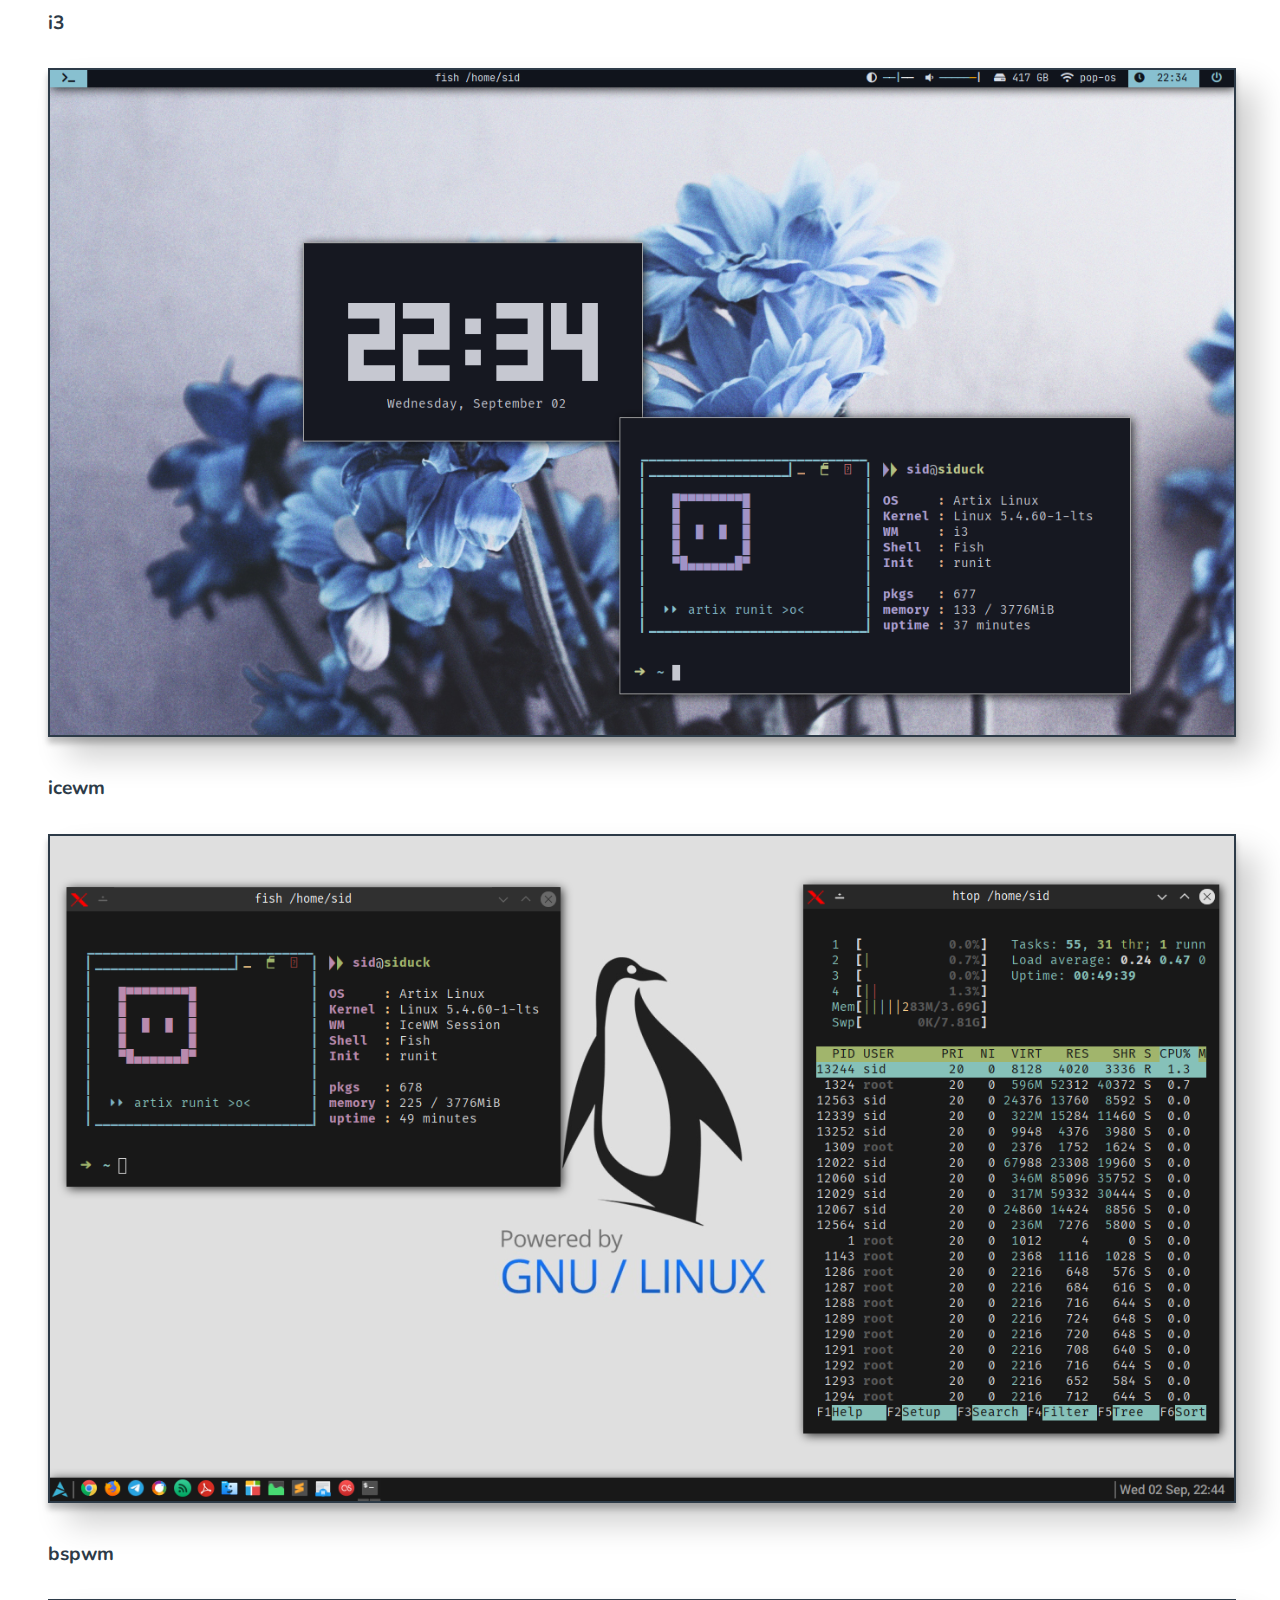
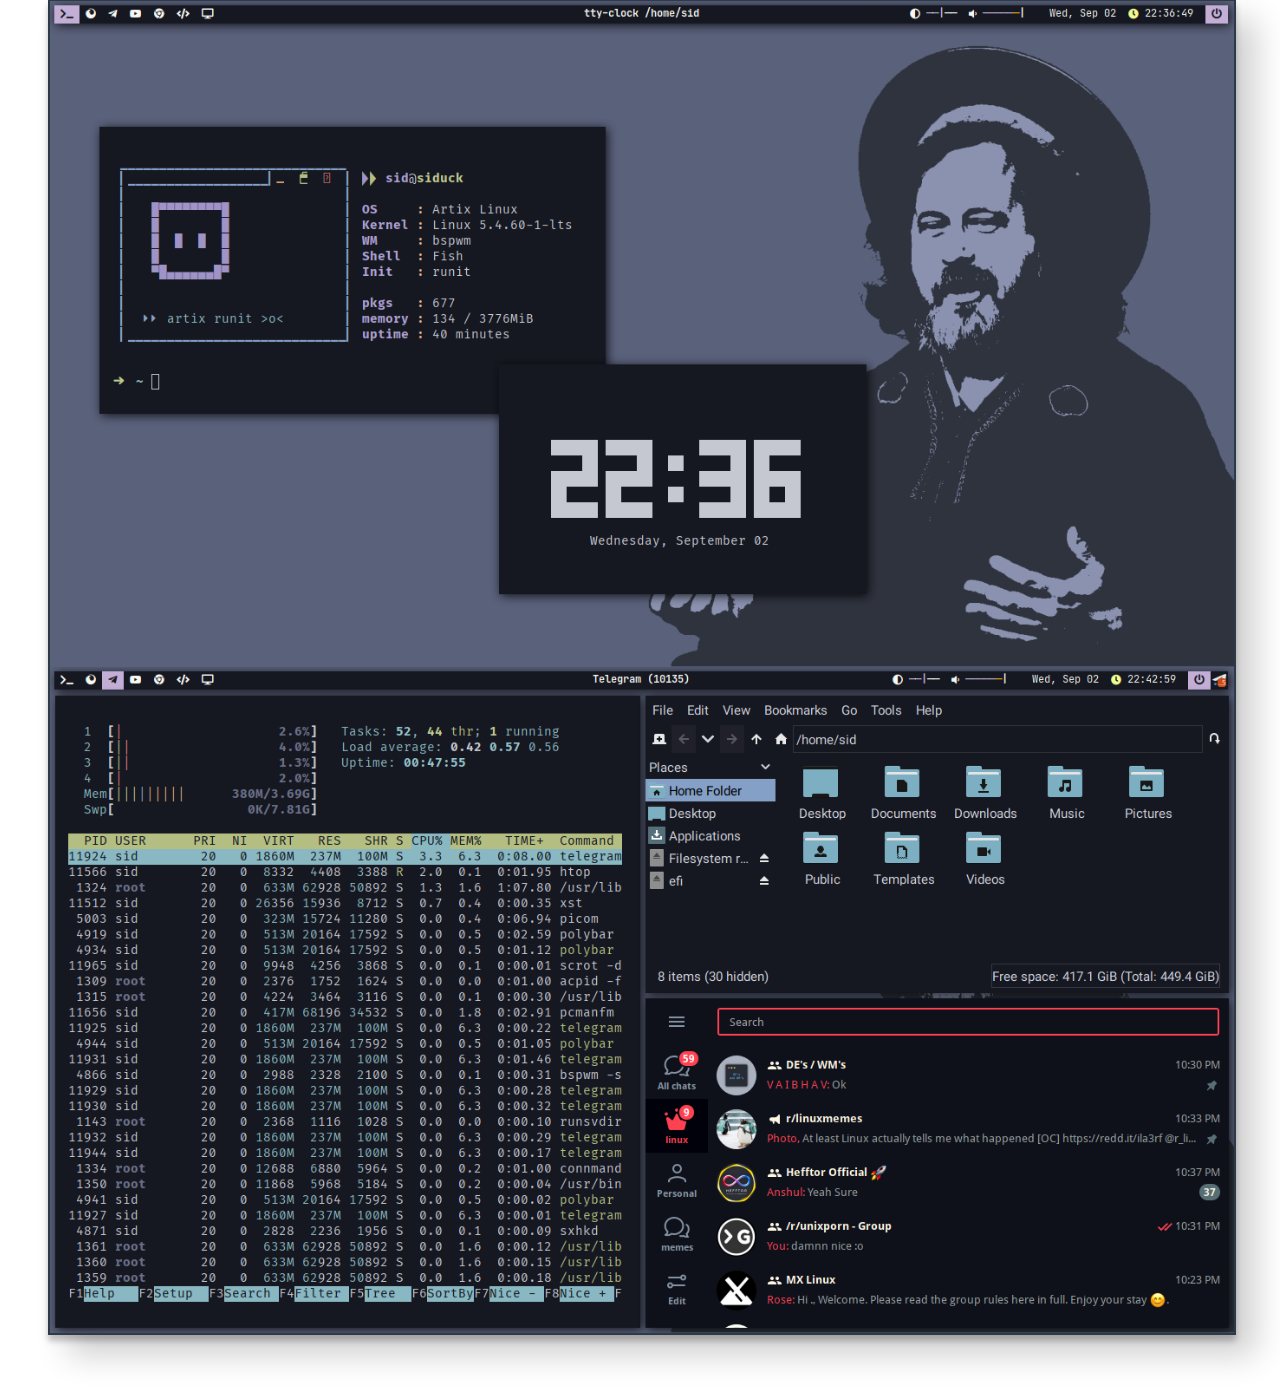
<file: indewx.html>
<!DOCTYPE html>
<html lang="en" dir="ltr">
  <head>
    <meta charset="utf-8">
    <link rel="stylesheet" type="text/css" href="styyle.css">
    <title> Product landing page </title>
    <link href="https://fonts.googleapis.com/css2?family=Nunito&display=swap" rel="stylesheet">

   <link href="https://fonts.googleapis.com/css2?family=Raleway&display=swap" rel="stylesheet">
  </head>
  	 
  <body>
  	<div class="nig">
       <header id="header">
        <div class="logo">
      	 <img class="header-img" src="img/artix.svg">
</div>
      	  <nav id="nav-bar">
      	 	     <a class ="brand" href="#" title="">ARTIX LINUX</a> 
      	 		 <a href="#" title="">Home</a> 
      	 		 <a href="#" title="">Download  </a> 
      	 		 <a href="#" title="">Wiki</a>
      	 		  <a href="#" title="">Contact</a>
     

      	 </nav>
 </header>
</div>
      	
         <div class="catchy">
         	<div class="one_column">
         		 <h2>GNU/Linux using true init systems </h2>
       <p>Artix Linux is a rolling-release distribution, based on Arch Linux.
Its time to upgrade your system with the power of opensource software to get ultimate level of customization and security.It uses OpenRC, runit or s6 as init because PID1 must be simple, secure and stable.
</p>
         	</div>

         		<div class="two_column">
         		   <img class ="jwm" src="img/2jwm.png" alt="jwm">
         	</div>
         </div>

          <div class="why">
         	<h3> Why Artix linux?</h3>
         </div>
         
         
         <div class="features">
         	 <div class="ro">
         		<img class="fea_img" src ="img/beau.svg">
         		 <p>Artix linux is beautiful by default unlike other distros , so you wouldnt waste your time customizing it.</p>
         	</div>
         	 <div class="ro">
         		<img class="fea_img" src ="img/terminal.svg">
         		<p>Unlike other beginner friendly distros , Artix adheres to its principles of using cli for package management. </p>
         	</div>
         	 <div class="ro">
         		<img class="fea_img" src ="img/ram.svg">
         		<p>Artix doesnt use systemd at all unlike 99% of distros out there , you have the freedom of init.</p>
         	</div>
         	 
         </div>
           
          <div class="features">
         	 <div class="ro">
         		<img class="fea_img" src ="img/wm.svg">
         		 <p> beautiful and pre-configured dwm , bspwm , i3 , fluxbox ,openbox , icewm and jwm available.</p>
         	</div>
         	 <div class="ro">
         		<img class="fea_img" src ="img/pacman.svg">
         		<p>The best binary distro , you dont have to worry about packages with having aur support and fast pacman.  </p>
         	</div>
         	 <div class="ro">
         		<img class="fea_img" src ="img/gear.svg">
         		<p>Basic usage of inits and wm's personal configuration will have easy newbie friendly manpages inbuilt.</p>
         	</div>
         </div>
         <div class="ss">
         	<h6>Some beautiful screenshots of Artix setups</h6>
         	<h5>i3</h5>
         	 <img class="rice" src="img/i3.png" alt="">
         	 <h5>icewm</h5>
         	 <img class="rice" src="img/ice.png" alt="">
         	 <h5>bspwm</h5>
         	 <img class="rice" src="img/bs.png" alt="">
         	</div>
  </body>
</html>
</file>
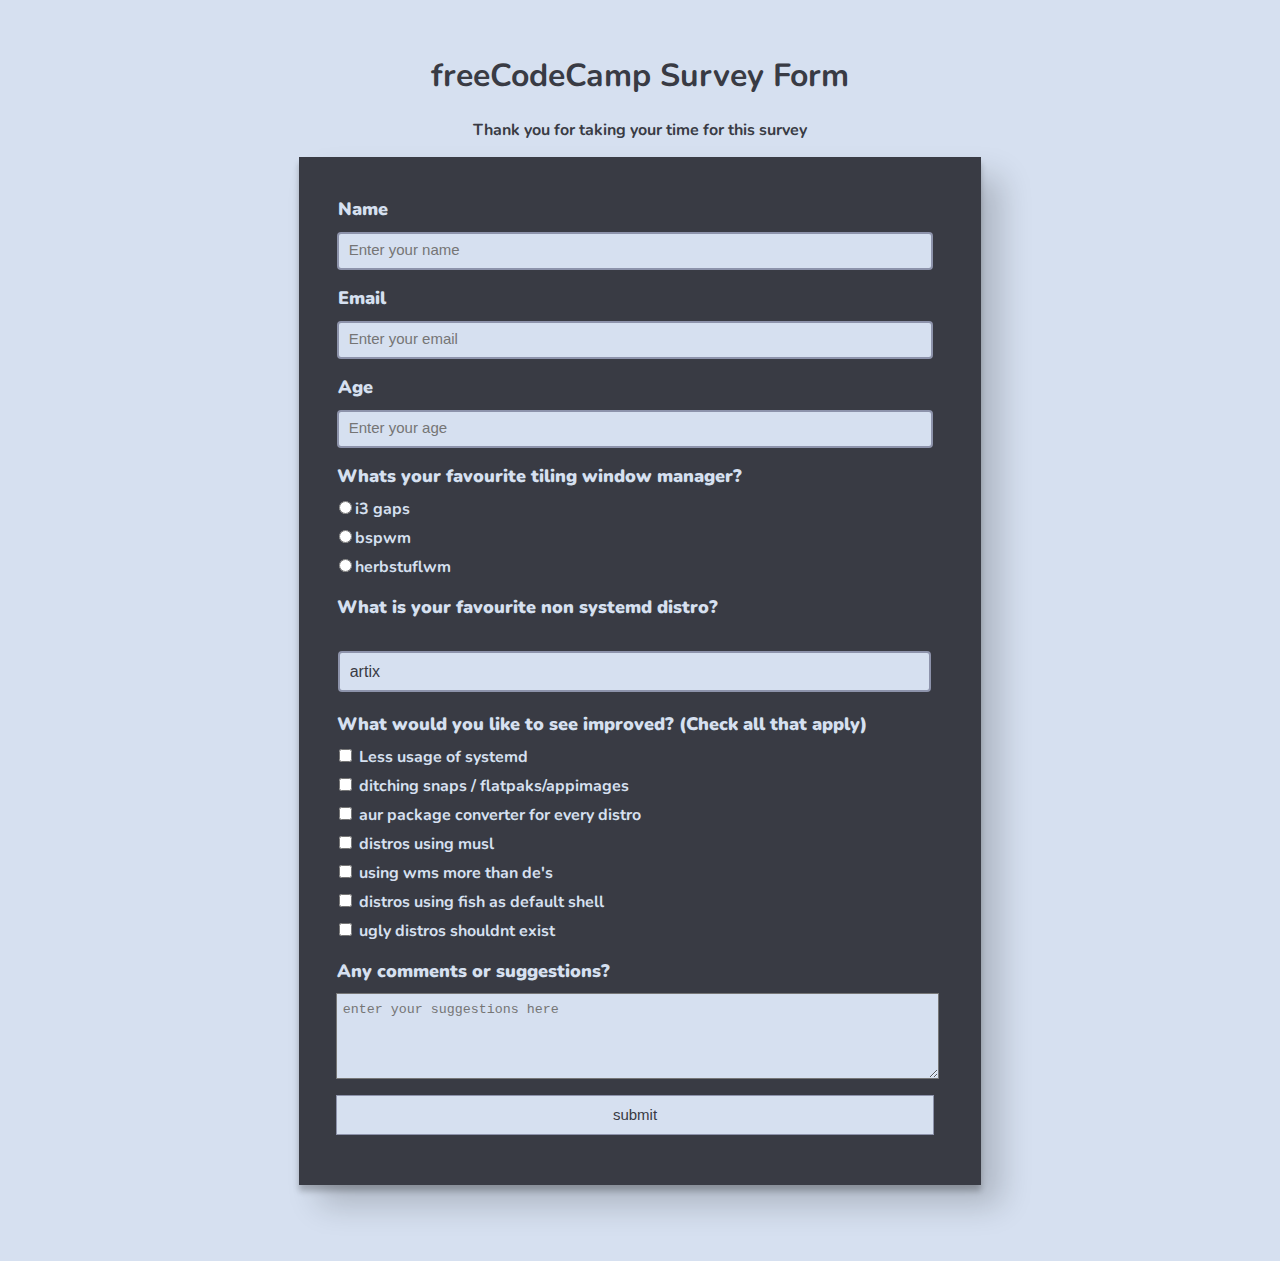
<file: indexx.html>
<!DOCTYPE html>
<html>
<head>
	<link rel="stylesheet" type="text/css" href="stylee.css">
<link href="https://fonts.googleapis.com/css2?family=Nunito&display=swap" rel="stylesheet">
	<title>sid's survey form </title>
</head>
<body >
	<div id="title">
		<h1 >freeCodeCamp Survey Form</h1>
	<p id="description"> Thank you for taking your time for this survey </p>
	</div>
	

	<div class="box">
		<form id="survey-form">
			<p class="smol_text">Name</p> 
			<input id ="name-label" type="text" name="name" placeholder="Enter your name"><br>
			 <p class="smol_text">Email</p> 
			<input id ="email-label" type="text" name="email" placeholder="Enter your email"><br>
			<p class="smol_text">Age</p> 
			<input id ="age-label" type="text" name="age" placeholder="Enter your age"><br>

		    <h4>Whats your favourite tiling window manager?</h4>
		<label class="btns" >   <input class="checkbo"  type="radio" name="group">i3 gaps <br></label>
		<label class="btns">   <input  class="checkbo"  type="radio" name="group">bspwm <br></label>
		 <label class="btns">   <input  class="checkbo"  type="radio" name="group">herbstuflwm<br></label>
		    <h4> What is your favourite non systemd distro?</h4>  <br>
		    <select id="dropdown">
		   	<option  value="artix">artix</option>
		   	<option value="devuan">devuan</option> 
		    <option value="slackware">slackware</option>
		     <option value="gentoo">gentoo</option>
		       <option value="void">void</option>
		         <option value="pclinuxos">pclinuxos</option>
		   </select>
		  <h4>What would you like to see improved? (Check all that apply)</h4>
		<label class="btns"></label>  <input class="checkbo" type="checkbox" name="imrprove"> Less usage of systemd <br>
		   <input class="checkbo" type="checkbox" name="imrprove"> ditching snaps / flatpaks/appimages <br>
		    <input class="checkbo" type="checkbox" name="imrprove"> aur package converter for every distro<br>
		     <input class="checkbo" type="checkbox" name="imrprove"> distros using musl <br>
		       <input  class="checkbo" type="checkbox" name="imrprove"> using wms more than de's <br>
		         <input class="checkbo"  type="checkbox" name="imrprove"> distros using fish as default shell   <br>
		           <input class="checkbo"  type="checkbox" name="imrprove"> ugly distros shouldnt exist<br>

		           <h4>Any comments or suggestions?</h4>
		           <textarea name="comments" id="chat" placeholder="enter your suggestions here"></textarea> <br>
		           <input id="submit_button" type="submit" value="submit">
		         
		</form>
	</div>
</body>
</html>
</file>
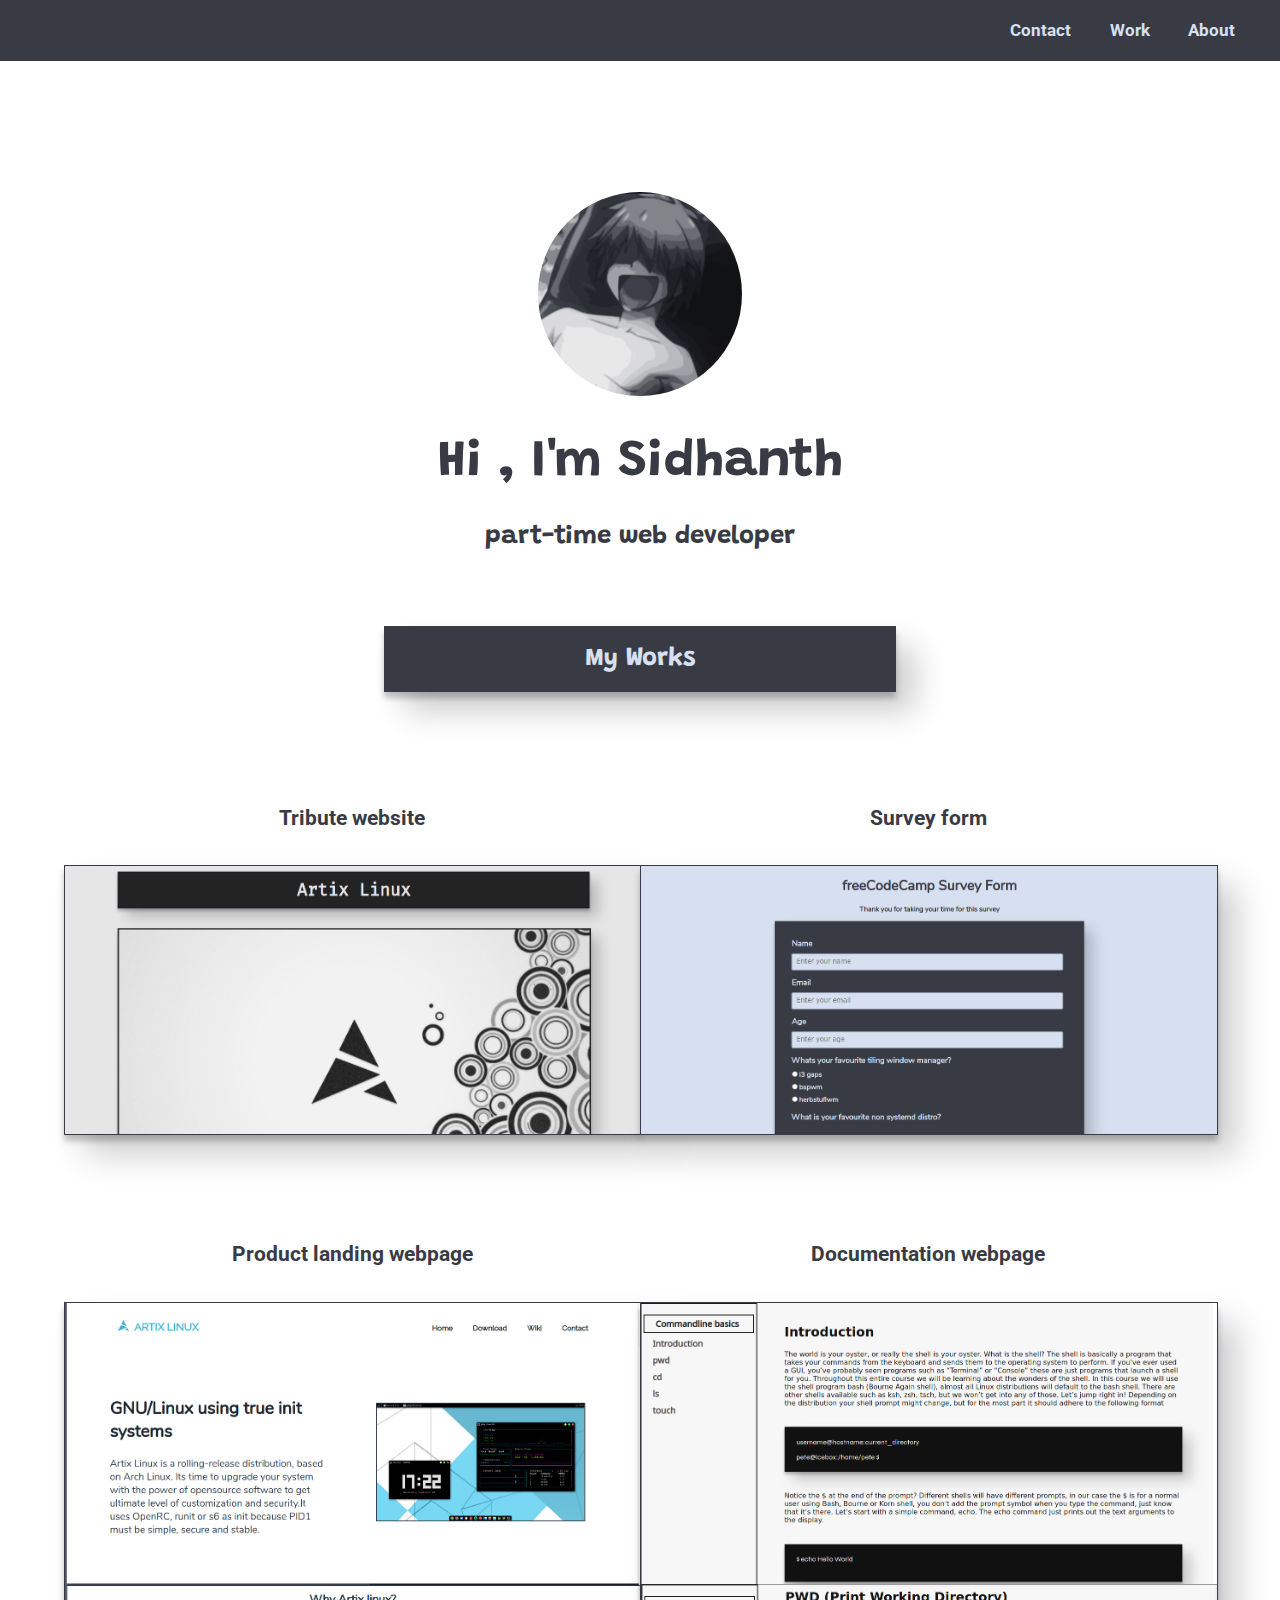
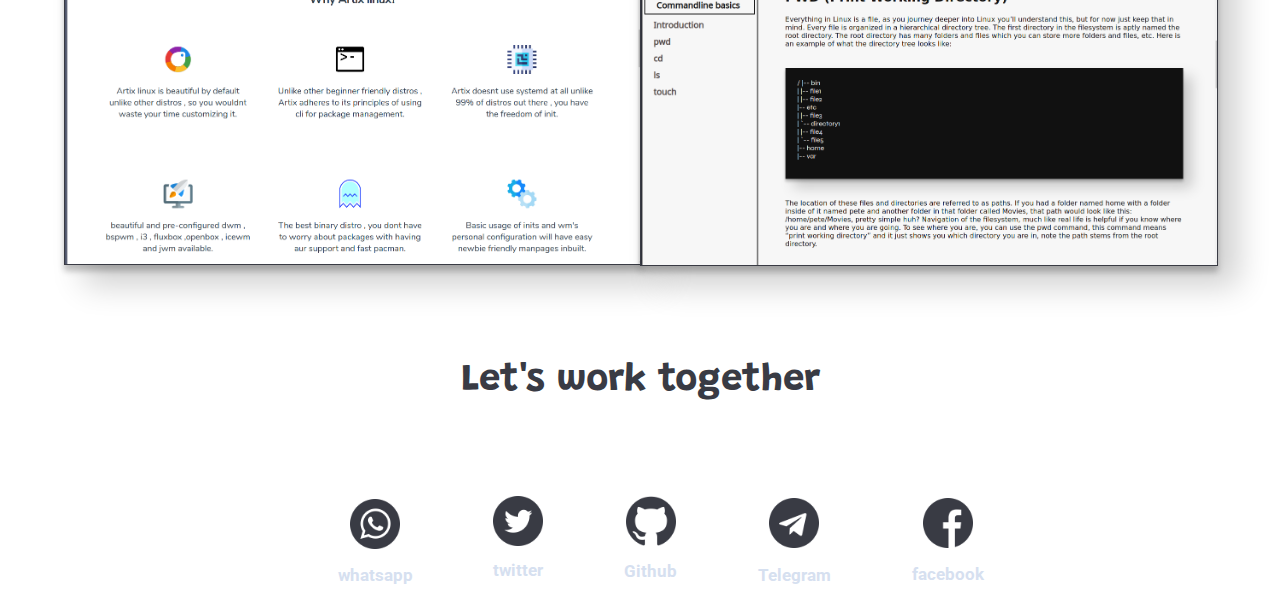
<file: por.html>
<!DOCTYPE html>
<html>

<head>
	<link href="https://fonts.googleapis.com/css2?family=Roboto&display=swap" rel="stylesheet">
    <link href="https://fonts.googleapis.com/css2?family=Kumbh+Sans&display=swap" rel="stylesheet">
    <link rel="stylesheet" type="text/css" href="por.css">
    <link href="https://fonts.googleapis.com/css2?family=Grandstander&display=swap" rel="stylesheet">
    <title>personal portfolio </title>
</head>

<body>
    <div class="navbar">
        <a class="last" href="#About">About</a>
        <a href="#projects">Work</a>
        <a href="#Contact">Contact</a>
    </div>
    <div class="content">
        <div id="headee">
            <img src="images/image.png" alt="">
            <h1> Hi , I'm Sidhanth </h1>
            <h4> part-time web developer </h4>
            <h3> My Works </h3>
            <div id="projects">
                <div class="one">
                    <h5> Tribute website </h5>
                    <img class="images" src="images/sec.png" alt="">
                </div>
                <div class="two">
                    <h5> Survey form </h5>
                    <img class="images" src="images/first.png" alt="">
                </div>
            </div>
            <div id="projects">
                <div class="one">
                    <h5> Product landing webpage</h5>
                    <img class="images" src="images/three.png" alt="">
                </div>
                <div class="two">
                    <h5> Documentation webpage </h5>
                    <img class="images" src="images/four.png" alt="">
                </div>
            </div>
        </div>
        <h2 class="socii"> Let's work together </h2>
        <div class="social_media">
            <a href="https://www.google.com/">
                <img class="soc" alt="Qries" src="images/face.png">facebook </a>
            </a>
            <a href="https://www.google.com/">
                <img class="soc" alt="Qries" src="images/tg.png">Telegram</a>
            </a>
            <a href="https://www.google.com/">
                <img class="soc" alt="Qries" src="images/git.png">Github</a>
            </a>
            <a href="https://www.google.com/">
                <img class="soc" alt="Qries" src="images/twi.png">twitter</a>
            </a>
            <a href="https://www.google.com/">
                <img class="soc" alt="Qries" src="images/wha.png">whatsapp</a>
        </div>
    </div>
</body>

</html>
</file>
<file: style.css>
#title {
	text-align: center;
	font-size: 40px;
	 box-shadow: 20px 20px 30px rgba(0, 0, 0, 0.19), 0px 6px 6px rgba(0, 0, 0, 0.23);
	background-color: #232323;
	color:  #e6e6e6;
	padding: 13px 13px 13px 13px;
	margin: 13px 113px 13px 116px;
	border-color:  #1e1f26;
	border-style: solid;
}

body {
	background-color: #e6e6e6; 
	color: #232323;
    font-family: 'Fira Code', monospace;

}

 
#img-div{
	padding: 23px 60px 23px 60px;
	margin: 23px 56px 23px 56px;
	 
    justify-content: center;
}

#img-caption{
	text-align: center;
	font-weight: bold;

	font-size: 2vw;
}

 
#image {
	width: 100%;
	height: auto;
	border-color: #232323;
	border-style: solid;
	box-shadow: 20px 20px 30px rgba(0, 0, 0, 0.19), 0px 6px 6px rgba(0, 0, 0, 0.23);
}

.list {
	text-align: center;
	 font-size: 25px;
	text-decoration: underline;

}

.content {
	 padding: 13px 13px 13px 13px;
	margin: 13px 113px 13px 116px;
	font-weight: bold;
	font-size: 20px;

}

.padlist {
	padding-bottom: 2%;
}

#tribute-info {
	border-color: #1e1f26;
	border-style: solid;

	box-shadow: 20px 20px 30px rgba(0, 0, 0, 0.19), 0px 6px 6px rgba(0, 0, 0, 0.23);
 margin: 13px 113px 13px 116px;
}

p {
	text-align: center;
	 margin: 13px 113px 13px 116px;
	  padding: 13px 13px 13px 13px;
	background-color: #232323;
	color: #e6e6e6;
	font-weight: bold;
	box-shadow: 20px 20px 30px rgba(0, 0, 0, 0.19), 0px 6px 6px rgba(0, 0, 0, 0.23);
}

#tribute-link {
	color: white; 
}

@media (max-width: 1024px){
	body{
		font-size: 1vw;
	}
	#title {
			padding: 13px 13px 13px 13px;
			margin: 0px 0px 0px 0px;
  }

#img-div{
	padding: 20px 0px 0px 0px;
	margin: 0px 4px 0px 0px;
	 
    justify-content: center;
}
.content {
	 padding: 13px 33px 13px 53px;
	margin: 0px 0px 0px 0px;
	font-weight: bold;
	font-size: 20px;

}
#tribute-info {
	border-color: #1e1f26;
	border-style: solid;

  margin: 0px;
}

p{ 
	font-size: 3vw;
		margin: 0px 0px 0px 0px;
}
.list {
	font-size: 3vw;

}
 

}
</file>
<file: the_odin_project/style.css>
* {
  box-sizing: border-box;
}

body {
	background-color: white;
	font-family: 'Roboto', sans-serif;
	margin: 0%;	
}

.topbar {
	position: fixed;
	padding: 1%;
	margin-left: 83%;	
}

a {
	text-decoration: none;
	padding-left: 25px;
}

 
.log {
    width: 100%;
		padding: 12.5% 40% 2% 40%;
}

.searx {
	width: 42%;
	border-style: solid;
	border-radius: 19px;
	border-width: 1px;
	border-color: #e1e3e6;
	height: 39px;
	margin-left: 28%;
	margin-right:  5%;
	box-shadow: 0px  0px 0px rgba(0, 0, 0, 0.19), 0px 2px 3px rgba(0, 0, 0, 0.23);
}

.btns {
 
padding: 2% 5% 1.5% 39%;
}

button {
	width: 20%;
	padding: 10px 2px   10px 10px;
	background-color: #f4f4f4;
	color: #2d3543;
	border-width: 0px;
	margin-left: 3px;
	border-style: none;
}

.bottom_bar {
	padding-top: 8px;
	height: 50%;
	padding-bottom: 2%;
	margin-top:   8%;
	background-color: #f2f2f2;
}
a {
	color: #2d3543;
	font-size: 14px;
}

.lang {
	padding: 0px 32% 0px  34% ;
	font-size: 13px;
}


@media (max-width: 1024px) { 
.log {
	padding: 0px;
	margin:  25% 28% 3% 28%;
	   width: 40%;
}

.topbar {
	position: fixed;
	padding: 1%;
	margin-left: 73%;	
	margin-top: 10px;
}
.btns {
 
padding: 2% 2%  1.5% 39%;
}

.lang {
	padding: 0px 12% 0px  14% ;
	font-size: 13px;
}

.searx {
	width:  70%;
	 
 
	height: 26px;
	 	margin-left:  8%;
	margin-right:   8%;
	 
	 
}
 
}
</file>
<file: doc.css>
.side-nav {
	height: 100%;
	width: 20%;
	z-index: 1;
	position: fixed;
	top: 0;
	left: 0;
	padding-top: 20px;
	overflow: hidden;
	background-color: #f7f7f7;
	color: #524949;
	border-style: solid;
	border-color: #111111;
	border-width: 2px;
font-family: 'Noto Sans', sans-serif;
	  font-weight: bolder;

} 

.tit  {
	background-color: #b2fcff;
	  

}
.side-nav a {
	padding: 6px 5px 6px 26px;
	text-decoration: none;
	 font-size: 20px;
 	color: #524949;
  display: block;
font-family: 'Noto Sans', sans-serif;
 	  font-weight: bolder;

}

.side-nav a:hover {
	background-color:#111111;
	color: #f7f7f7;
}

#main-doc {
	margin-left: 15%;
	 padding: 0px 10px;
	 padding-left: 6%;
	 padding-right: 5%;
	 font-family: 'Syne', sans-serif;
}

body {
	
    background-color: #f7f7f7;
    color: #111111;
 }
.code{
	background-color: #111111;
	 color: #f7f7f7;
	 font-family: 'Syne', sans-serif;
		padding: 1% 1% 1% 3%;
box-shadow: 20px 20px 30px rgba(0, 0, 0, 0.19), 0px 6px 6px rgba(0, 0, 0, 0.23);
 margin: 5% 0px 5% 0px;
}

.main-section {
	margin: 50px 0px 30px 50px;
	font-family: 'Rubik', sans-serif;

}

p li {
	font-size: 20px;
	padding: 20px 50px 20px 20px ;
	margin: 20px 50px 20px 20px ;
 }
li {
margin: 20px 50px 20px 20px ;	
}
#header {
	font-size: 20px;
}

.title  {
  
  color: #f7f7f7;
  font-weight: lighter;
  margin: 5px 5px 5px 5px;
  padding:  5px 5px 5px 5px;
  border-style: solid;
	border-color: #111111;
	border-width: 2px;
	color: #111111;

}
@media (max-width: 1024px){ 

.side-nav {
	height: 10%;
	width: 100%;
	z-index: 1;
	 font-size: 3vw;
	 position: relative;
	padding-top: 20px;
	overflow: hidden;
	 

} 
.side-nav a {
	padding: 6px 5px 6px 76px;
 
	 font-size: 20px;
 	 
font-size: 3vw;
 	 

}
.main-section {
	margin: 20px 0px 30px 0px;
	font-family: 'Rubik', sans-serif;

}
#main-doc {
	margin-left: 2%;
	 padding: 0px 10px;
	 padding-left: 2%;
	 padding-right: 2%;
	 font-family: 'Syne', sans-serif;
}

}
</file>
<file: styyle.css>
#nav-bar {
	width: 100%;
	background-color: white;
	color: #2d3b48;
	padding: 13px 13px 33px 13px ;
	font-family: 'Raleway', sans-serif;
	font-size: 17px;
	margin-top: 0px;
	font-weight: bolder;
	margin-right: 20px;
}
a { 

	text-decoration: none;
	padding:   13px 30px 13px 13px ;
	color: #161c23;
}

.header-img {
	float: left;
	width: 30px;
	padding: 10px  10px  35px 20px;
	margin-left: 20px;
	margin-right: 0px;

	 
}



.brand {
 
	color: #3bb2d4;
	font-weight: bolder;
	margin-right: 39%;
	margin-left:  0px;
	padding-left:  0px;
	font-size: 25px;
   
	font-family: 'Raleway', sans-serif;
}

body {
	 font-family: 'Nunito', sans-serif;
     padding: 20px;
     color: #2d3b48;

}

h2 {
	color: #1b242c;
	font-size: 40px ;
    font-weight: bolder;
	padding: 50px 50px 0px 0px;
}

.logo {
	margin-left: 50px;
}

#email {
	width:   600px;
	height: 30px;
	margin-right: 300px;
	margin-left: 300px; 
}

.catchy {
	display: grid;
	grid-template-columns: 50% 50% ;
	padding: 20px 20px 30px 30px ;
}

.jwm {
	width: 36vw;
	padding: 0px 0px 00px 00px;
	margin: 10px 0px 20px 50px;
    border-width: 2px;
    border-style: solid;
    border-color: #2d3b48;
}

.one_column {
	margin: 2% 10%  7% 7% ;
	font-size: 23px ;
	color: #2d3b48;
    font-family: 'Nunito', sans-serif;

}

.two_column {
	padding: 100px 50px 0px 0px ;

}

h3 {
	text-align: center;
	color: #2d3b48;
	font-size: 2vw;
}

.fea_img {
	width: 5vw;
}

.features     {
	display: grid;
	grid-template-columns: 33%  33% 33%;
 
	padding:  30px;
}

 

.ro {
	padding: 30px  30px  30px  30px ;
	text-align: center;
	color: #2d3b48;
	font-size: 20px;

}

h6 {
	text-align: center;
	font-size: 2vw;
}

h5{
	font-size: 1.5vw;
}

.ss {
	padding: 20px;
}

.rice {
	width: 100%;
	border-width: 2px;
    border-style: solid;
    border-color: #2d3b48;
    box-shadow: 20px 20px 30px rgba(0, 0, 0, 0.19), 0px 6px 6px rgba(0, 0, 0, 0.23);
}

@media screen and (max-width: 1024px) {
  
#nav-bar a {
    float: none;
    display: block;
    width: 100%;
    text-align: center;
    overflow: hidden;
   
     padding: 2% 2% 2% 2%;/* If you want the text to be left-aligned on small screens */
  }
  #nav-bar a:hover {
  background-color: #ddd;
  color: black;
}
 #nav-bar  a.active {
  background-color: #4CAF50;
  color: white;
}

.header-img {
	float: left;
	width: 0%;
	padding: 10px  0px  3px 0px;
	 
	 
}

.brand {
    text-align: center;
    font-size: 4vw;
  
}


.catchy {
	display: grid;
 
	padding: 2% 2% 2% 2% ;
	display: flex;
  flex-direction: column-reverse;
}
.two_column {
	padding: 0% 0% 0% 0%  ;
	margin: 0% 15% 2% 0% ;
   
}
.jwm {
	 float: center;
    width: 100%;
	 
	padding: 0px;
    
}
   body {
	 
     padding: 0px;
 
}
.one_column {
	margin: 4% 6% 4% 6% ;
    padding: 0px;
	font-size: 4vw ;
 
}
h2  {
	 
	font-size: 5vw ;
	text-align: center;
    
	padding: 3px;
}
h3 {
	font-size: 5vw;
}

.ro {
	padding:  2% 2% 2% 3% ;
	margin:  3% 2% 3% 3% ;
	text-align: center;
	color: #2d3b48;
	 
   border-width: 1px;
    border-style: solid;
    border-color: #2d3b48;
        box-shadow: 20px 20px 30px rgba(0, 0, 0, 0.19), 0px 6px 6px rgba(0, 0, 0, 0.23);

}

.features  {
	display: grid;
    grid-template-columns: 100%;
    grid-template-areas: 
    "ro"
    "ro"
    "ro";
 
	padding:  0% ;
}

 
h5{
	font-size: 2vw;
}
h6{
	font-size: 3vw;
}
	.fea_img {
	width: 8vw;
}
}
</file>
<file: stylee.css>
#title {
	text-align: center;
	padding-top:  25px;

}

body {
	
	font-family: 'Nunito', sans-serif;
	font-weight: bolder;
    background-color: #d6e0f0;
    color: #393b44;
    
}


.box {
	box-shadow: 20px 20px 30px rgba(0, 0, 0, 0.19), 0px 6px 6px rgba(0, 0, 0, 0.23);
	 color:  #d6e0f0;
	 margin: 1% 23% 6% 23%;
	 padding-bottom: 20px;
	 background-color: #393b44;
	  
 
}


#survey-form {
	 margin: 10px 50px 30px 30px;
	 padding-top: 30px;
	 padding-right: 25px;
	 padding-left: 2px;
}

#name-label, #email-label , #age-label{
	 width: 100%;
	 height: 100%;
	 padding: 7px 7px 10px 10px ;
	 margin: 6px ;
	 font-size: 15px;
	 border-color: #8d93ab;
 background-color: #d6e0f0;
    
	 border-width: 2px;
	 border-style: solid;
	 border-radius: 4px;
	 
}

#description {
	text-align: center;
}


appearance: none;
-webkit-appearance: none;
-moz-appearance: none;
/* For IE <= 11 */
select::-ms-expand {
   display: none;
}

select {
	width: 100px;
	height: 50px;
	font-size: 100%;
	cursor: pointer;
	background-color: #c0392b;
  border: none;
  border-bottom: 2px solid #962d22;
  color: white;
  padding: 10px;
  appearance: none;
  -webkit-appearance: none;
  -moz-appearance: none;
  padding: 10px;
}

select:hover,
select:focus {
	color: pink;
	background-color: black;
	 border-bottom-color: #DCDCDC;
}



.smol_text   {
	margin: 10px 10px 0px 7px; 
	padding-bottom: 5px;

	font-weight: bolder;
	font-size: 18px
}
h4 {
margin: 10px 10px 0px 6px; 
	padding-bottom: 10px;

	font-weight: bolder;
	font-size: 18px
}

#dropdown {
	background-color: #d6e0f0;
     border-radius: 4px;
	color: #393b44;
    
	width: 103%;
	height: 10%;
	border-color:#8d93ab;
 
	border-width: 2px;
	border-style: solid;
	margin-right: 50px;
	margin-top: 0px;
	margin: 0px 10px 10px 7px; 
	padding-bottom: 10px;
	 
}

#chat{
	 width: 102%;
	 height: 70px;
 	margin-left: 5px;
	 padding: 8px 8px 6px 6px;
	 background-color: #d6e0f0;
}
#submit_button {
	 width: 104%;
	 height: 40px;
	 margin-top: 10px ;
	 margin-right: 1px;
	 margin-left: 5px; 
	 border-color:#8d93ab;
      color:  #393b44;
      font-size: 15px;
	border-width: 1px;
	border-style: solid;
	background-color: #d6e0f0;
    
}

.checkbo {
	padding-bottom: 50px;
	margin-bottom: 13px;
	margin-left: 8px;
	font-size: 20px;
	border-color:#8d93ab;
  
}

@media (max-width: 1024px) {


	 #title {
			padding: 10px 10px 0px  0px;
			margin: 0px 0px 0px 0px;
	   font-size:  2vw;
  }
 body {
 	font-size: 1vw;
 }
#submit_button {
	 width: 890px;
	  
	 margin-top: 10px ;
	 margin-right: 1px;
	 margin-left: 5px; 
	 
      font-size: 26px;
 
}
.box {
	box-shadow: 20px 20px 30px rgba(0, 0, 0, 0.19), 0px 6px 6px rgba(0, 0, 0, 0.23);
	 
	 margin: 5% 0px 0px 0px;
 }

#name-label, #email-label , #age-label{
	  
	 font-size: 25px;
 
}
 .smol_text , h4 {
 	font-size: 14px;
 }
 
#dropdown {
	font-size: 14px;
}
}
</file>
<file: por.css>
.navbar {
	position: fixed;
	top: 0;
	overflow: hidden;
	 
	background-color:  #393b44;
	 width: 100%;
	 padding: 0.5%;
 font-family: 'Grandstander', cursive;
}

.navbar , a {
	font-family: 'Roboto', sans-serif;
	color:  #d6e0f0;
	font-weight: bold;
	text-decoration: none;
	padding: 0.8%  1.5% 0.8% 1.5% ;
	float: right;
	text-align: center;
	font-size: 17px;
	display: block;
} 

body {font-family: 'Roboto', sans-serif;

	margin: 0px;
	 

}
.last {
	padding-right: 5%;
}

.content {
	margin-top: 15%;
	text-align: center;
	color:  #393b44;
	font-weight: bolder;
	font-size: 2vw;
	font-family: 'Grandstander', cursive;
}

#projects {
	display: grid;
	margin: 5%;
   column-gap: 0px;
    grid-template-columns: 50%  50%;

}

.images {
	width: 100%;
	border-style: solid;
	border-color: #393b44;
	box-shadow: 20px 20px 30px rgba(0, 0, 0, 0.19), 0px 6px 6px rgba(0, 0, 0, 0.23);
	border-width: 1px;
}

h3 {box-shadow: 20px 20px 30px rgba(0, 0, 0, 0.19), 0px 6px 6px rgba(0, 0, 0, 0.23);

	font-size: 2vw;
	text-align: center;
	margin: 6%;
	background-color: #393b44;
	color: #d6e0f0;
	margin-left: 30%;
	margin-right: 30%;
	padding: 20px;
}

.soc {
	width: 50px;
	padding: 5%;
	margin: 5%;
	text-align: center;
}
.social_media {
	padding: 20px 20% 20px  0% ;
}

.socii {
	padding: 2% 0px 2% 0px ;
}

h5{
	font-family: 'Roboto', sans-serif
}

@media (max-width: 1024px) {

	.navbar , a {	 
	font-size: 2vw;
	 
} 

.content {
	margin-top: 15%;
	 
	font-size: 2vw;
	 
}
#projects {
	display: grid;
	margin: 5%;
    grid-template-columns:  100%;

    
     grid-template-areas: 
    "one"
    "two";
     
}
.social_media {
	padding: 20px 13% 20px 13%  ;
}
.soc {
	width: 5vw;
	padding: 1%;
	margin: 1%;
	text-align: center;
}
 }
</file>
